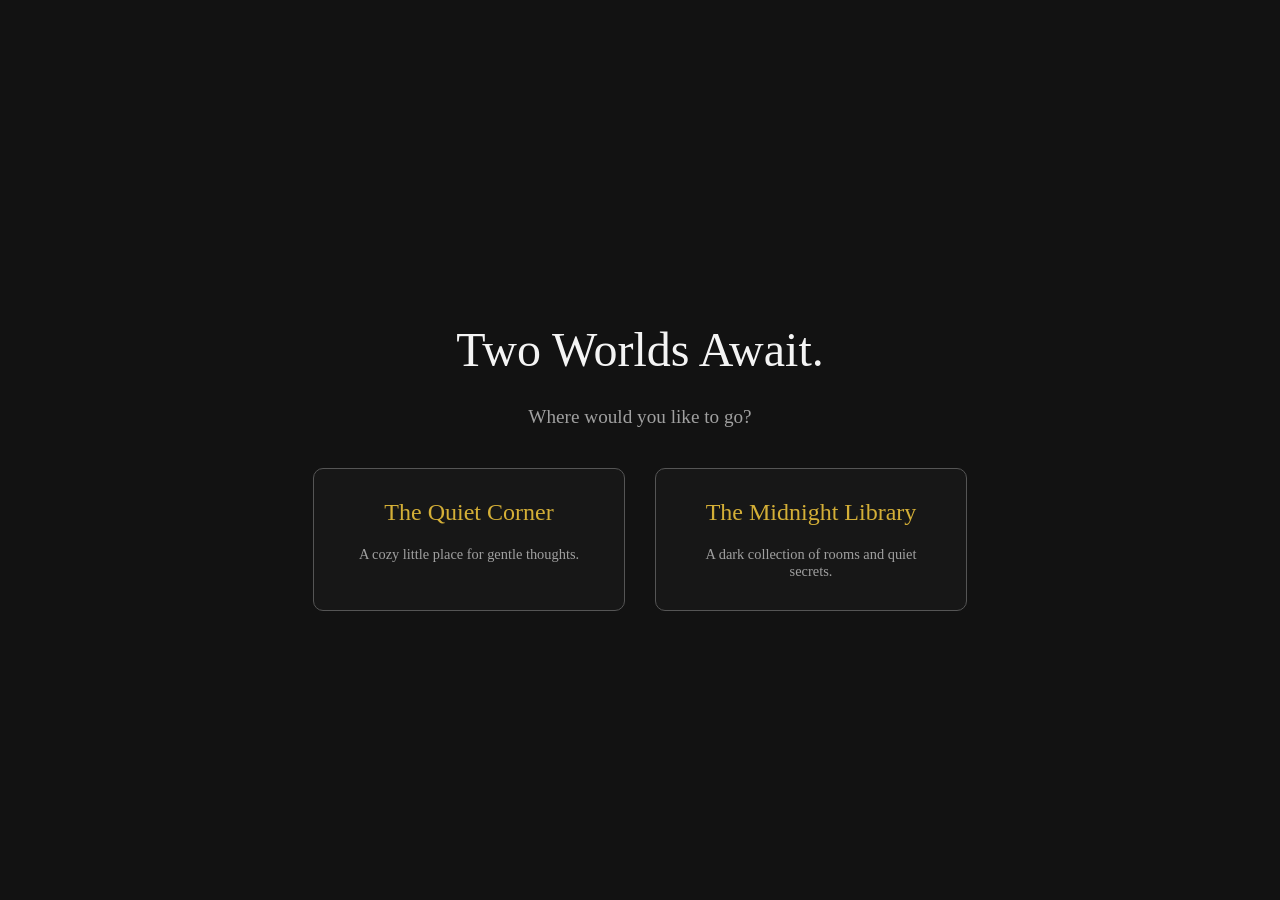
<file: index.html>
<!DOCTYPE html>
<html lang="en">
<head>
    <meta charset="UTF-8">
    <meta name="viewport" content="width=device-width, initial-scale=1.0">
    <title>Choose Your Path</title>
    <style>
        body {
            background-color: #121212;
            color: #f4f4f4;
            font-family: 'Georgia', serif;
            display: flex;
            flex-direction: column;
            align-items: center;
            justify-content: center;
            height: 100vh;
            margin: 0;
            text-align: center;
        }
        h1 { font-size: 3rem; margin-bottom: 10px; font-weight: normal; }
        p { font-size: 1.2rem; color: #a0a0a0; margin-bottom: 40px; }
        
        .container { display: flex; gap: 30px; }
        
        .portal-button {
            text-decoration: none;
            color: inherit;
            border: 1px solid #555;
            padding: 30px;
            width: 250px;
            border-radius: 10px;
            transition: all 0.3s ease;
            background: rgba(255,255,255,0.02);
        }
        
        .portal-button:hover {
            border-color: #d4af37;
            transform: translateY(-5px);
            box-shadow: 0 10px 20px rgba(0,0,0,0.5);
        }
        
        .portal-button h2 { margin-top: 0; color: #d4af37; font-weight: normal; }
        .portal-button p { font-size: 0.9rem; margin-bottom: 0; }
    </style>
</head>
<body>

    <h1>Two Worlds Await.</h1>
    <p>Where would you like to go?</p>
    
    <div class="container">
        <a href="cozy.html" class="portal-button">
            <h2>The Quiet Corner</h2>
            <p>A cozy little place for gentle thoughts.</p>
        </a>
        
        <a href="midnight-library.html" class="portal-button">
            <h2>The Midnight Library</h2>
            <p>A dark collection of rooms and quiet secrets.</p>
        </a>
    </div>

</body>
</html>
</file>
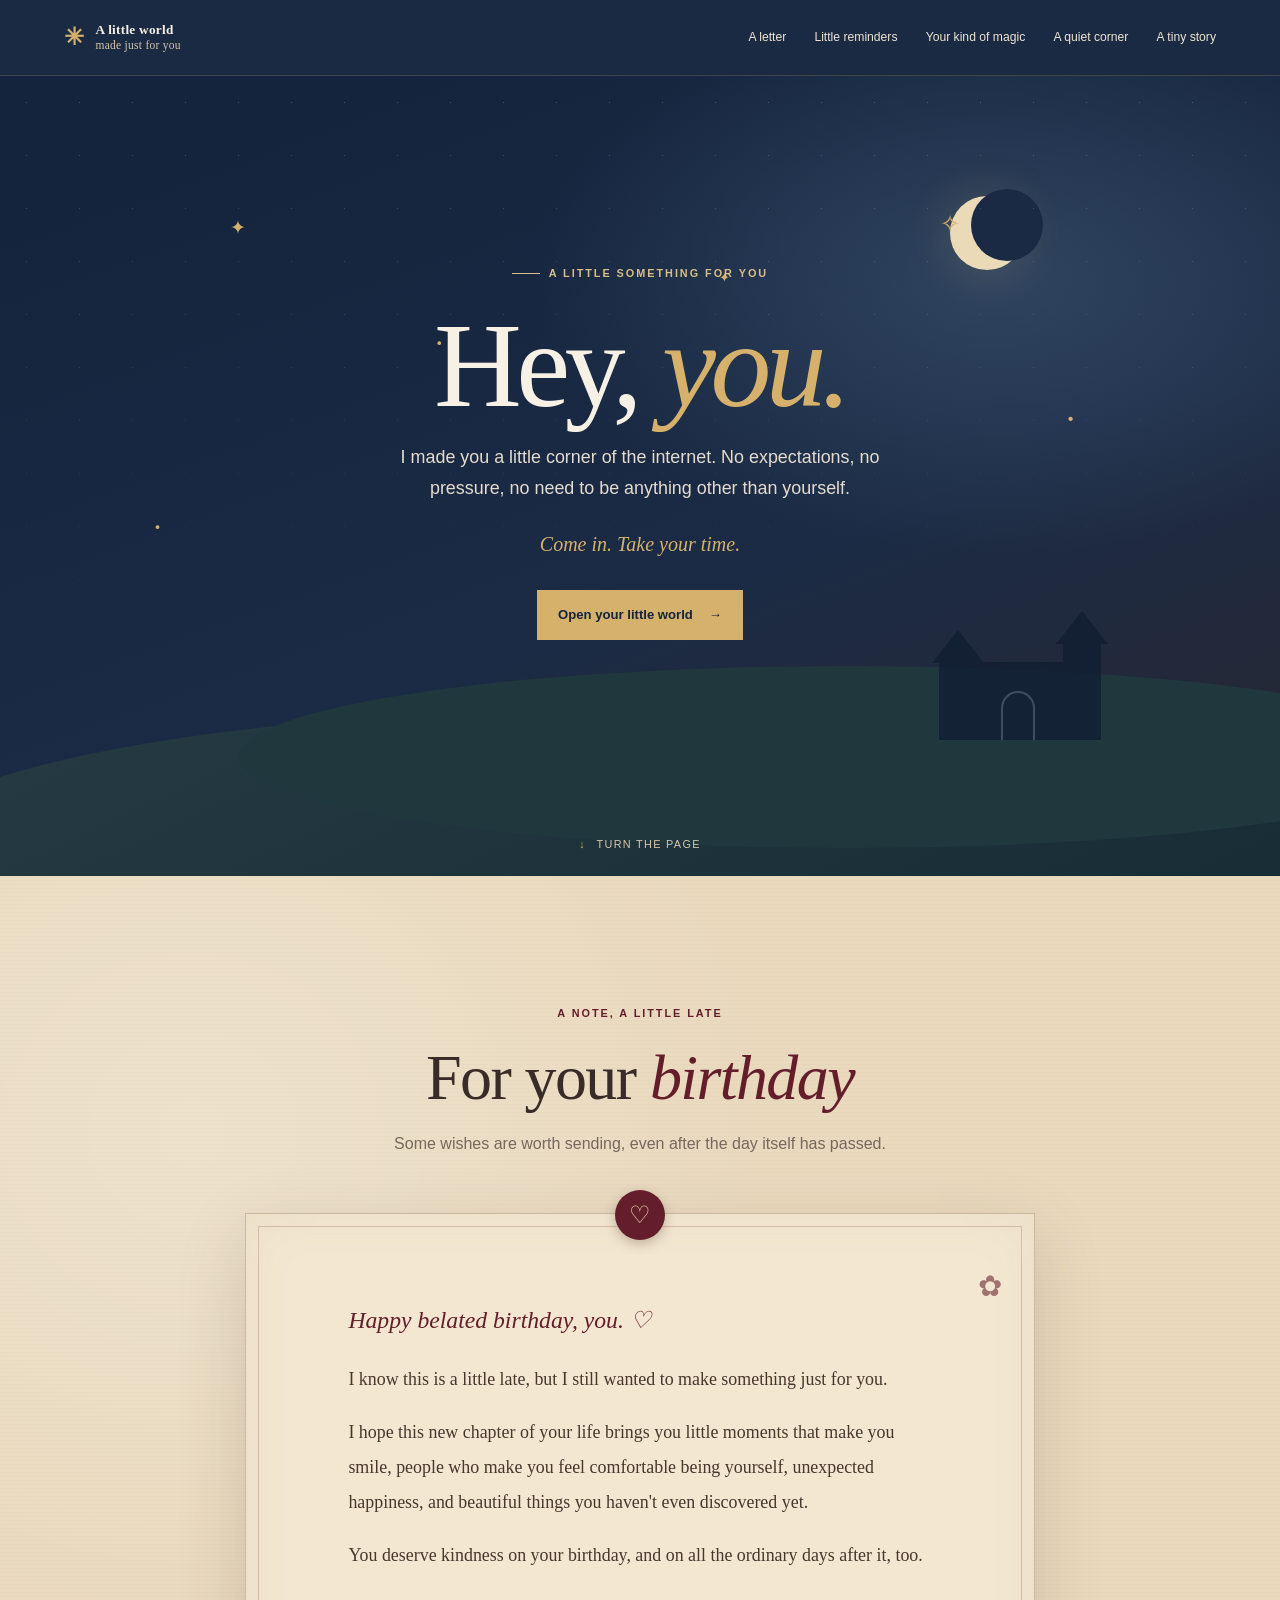
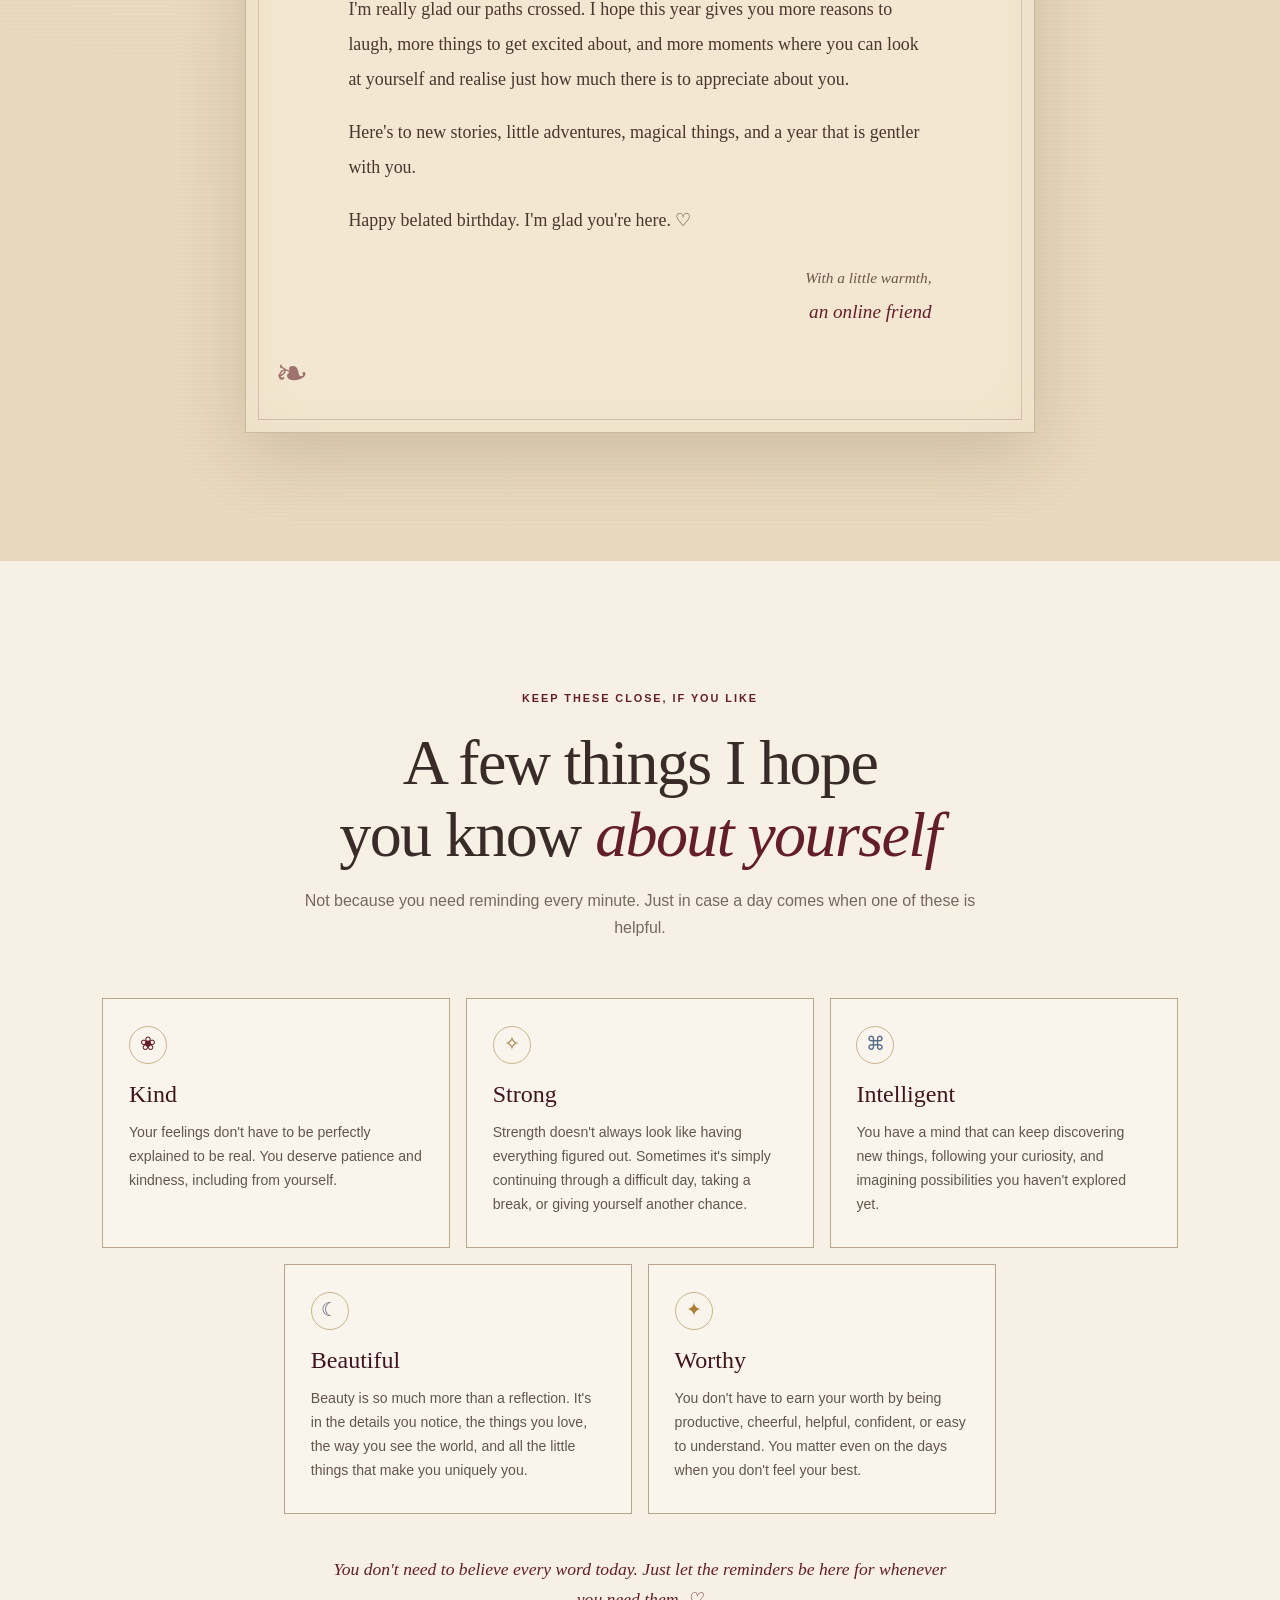
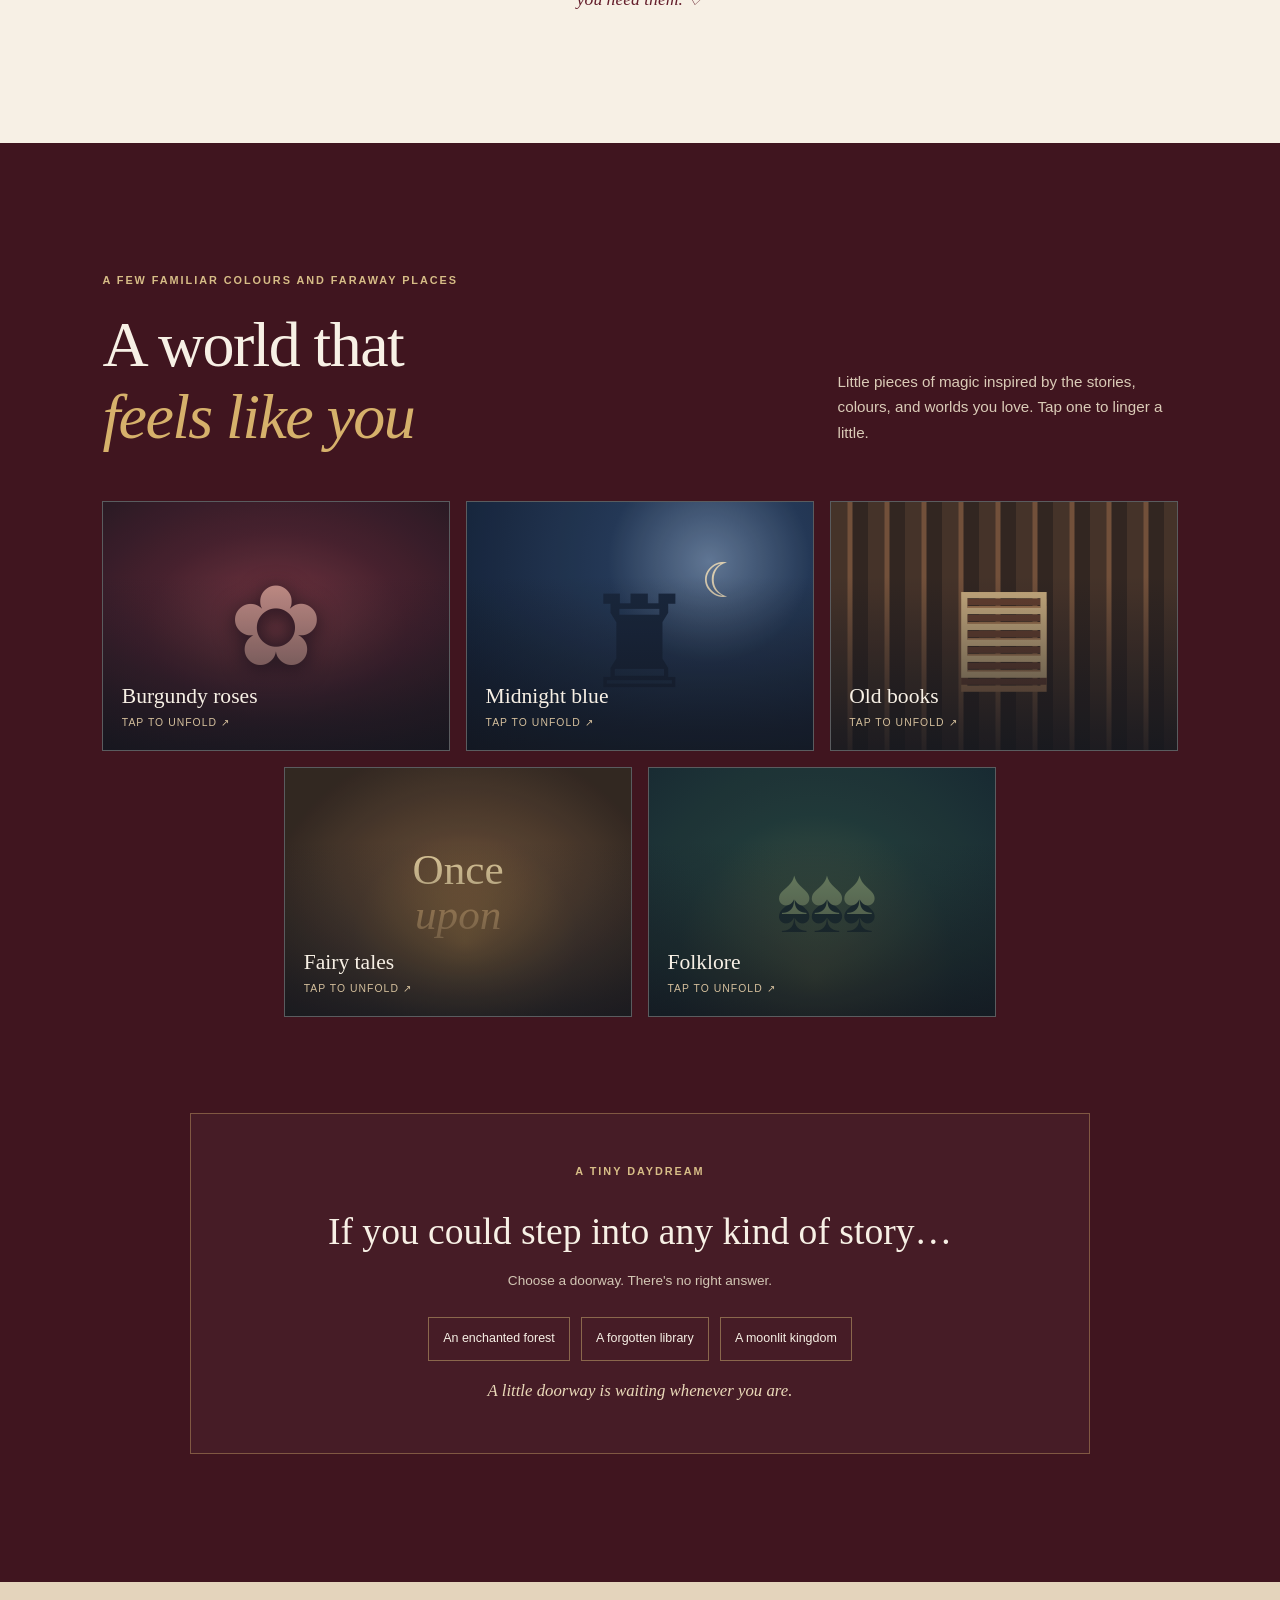
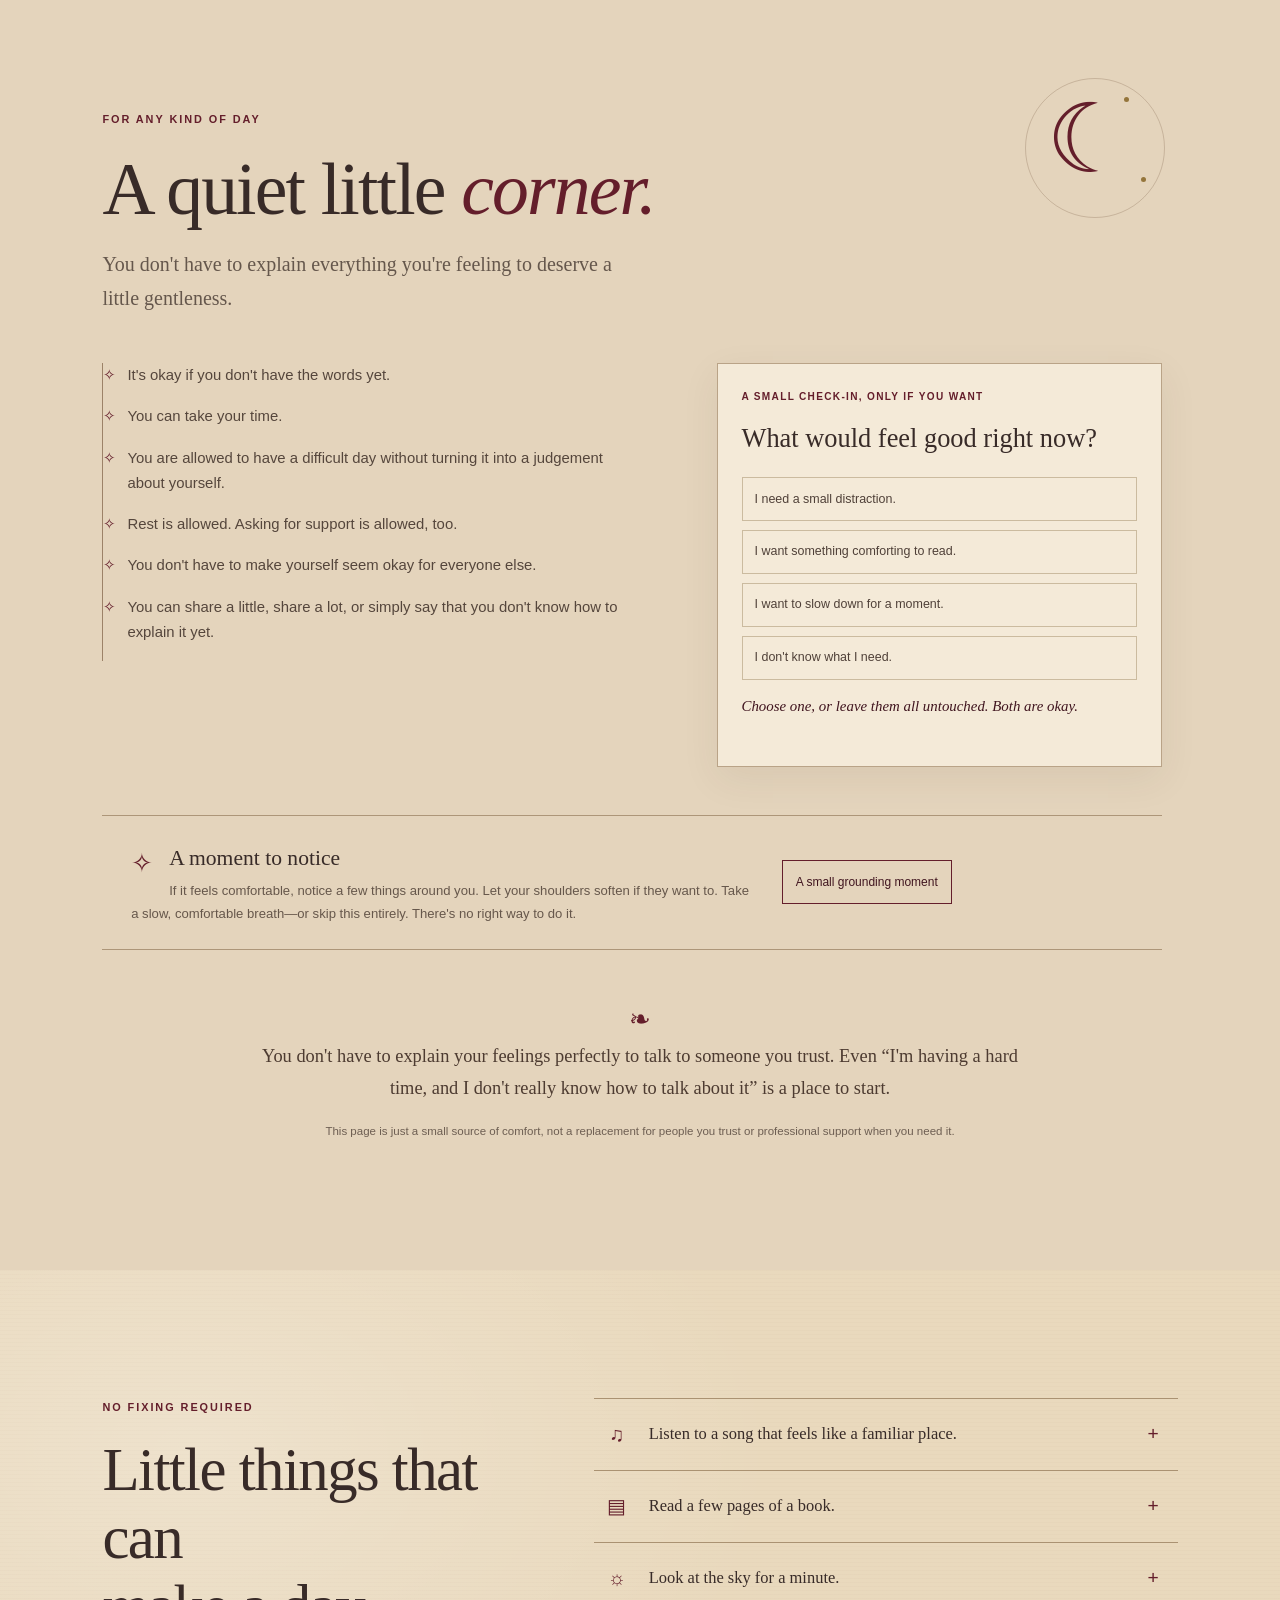
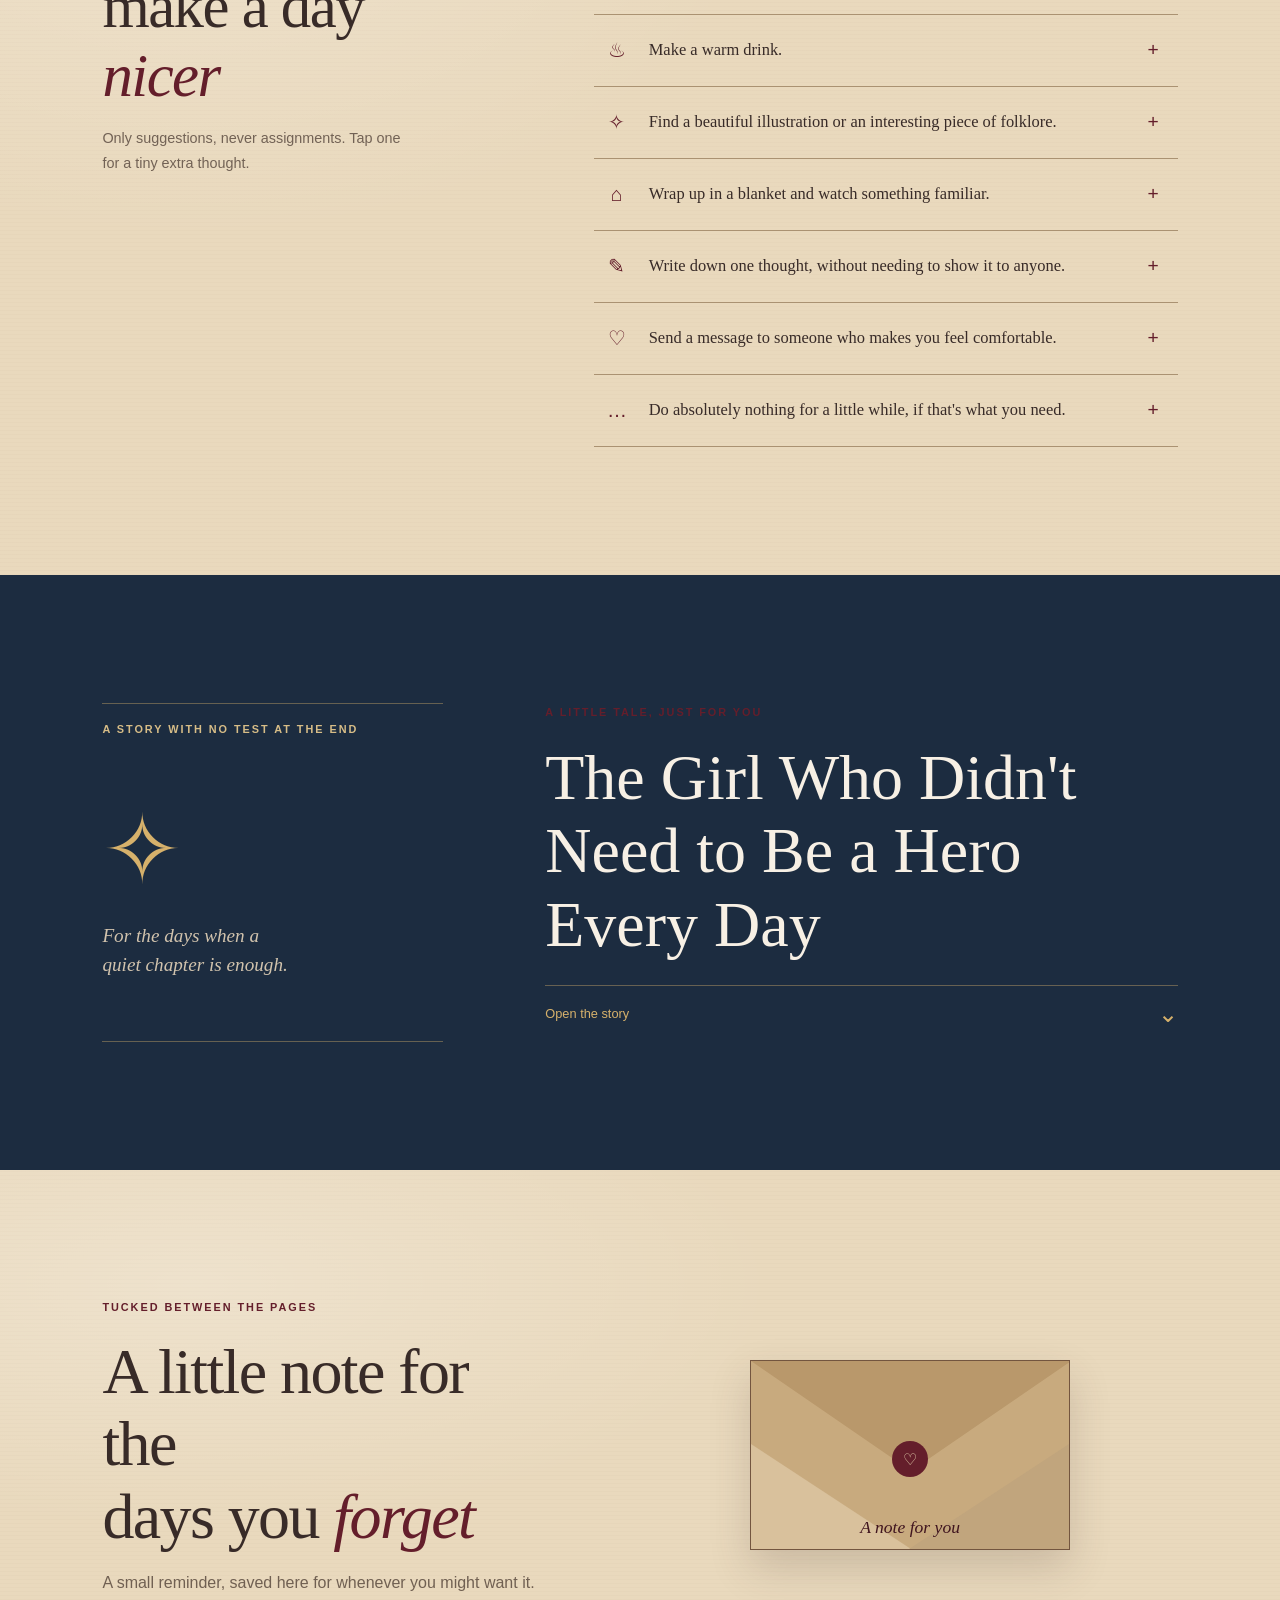
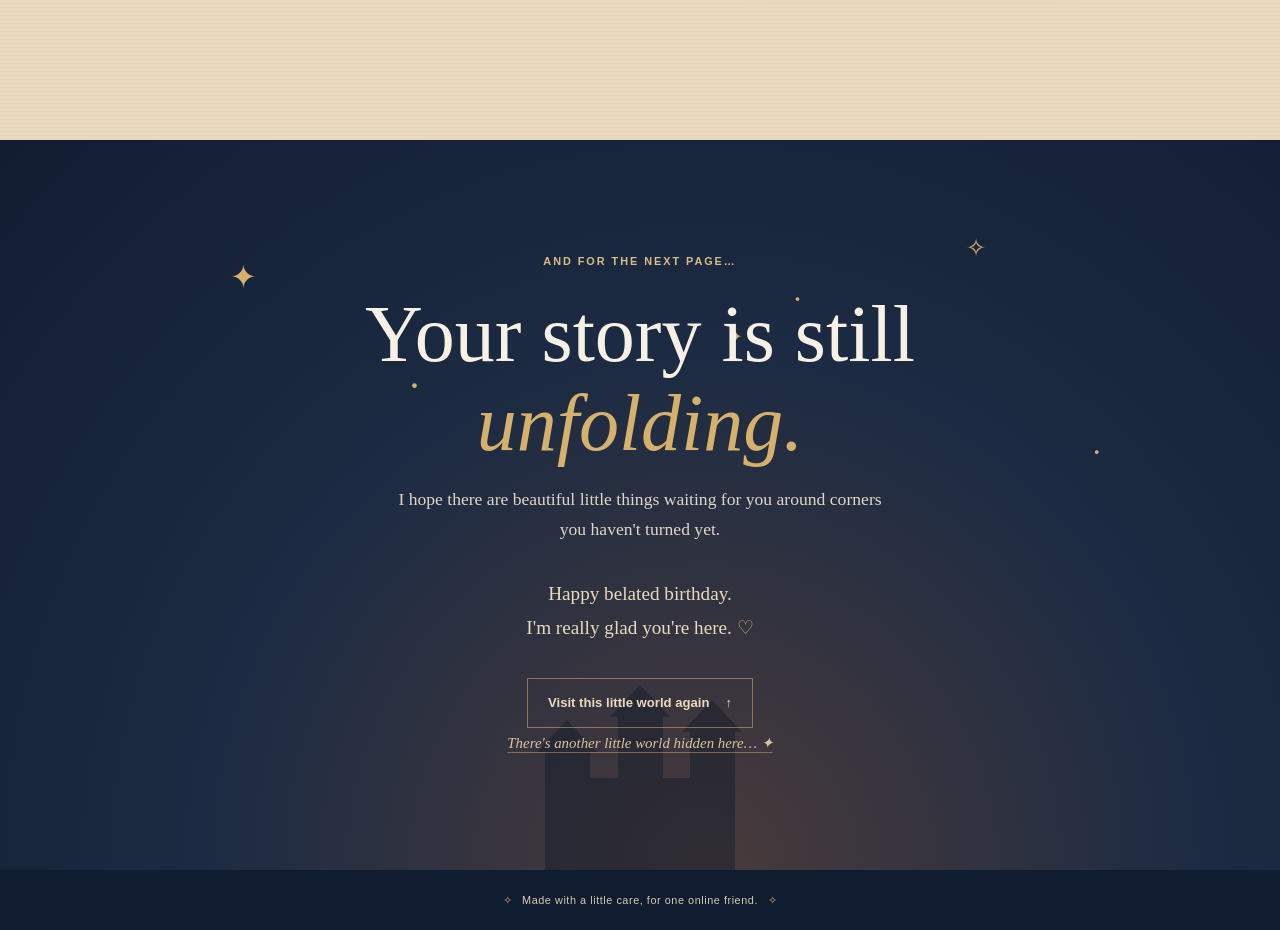
<file: cozy.html>
<!doctype html>
<html lang="en">
<head>
  <meta charset="utf-8">
  <meta name="viewport" content="width=device-width, initial-scale=1">
  <meta name="theme-color" content="#14243d">
  <meta name="description" content="A small, storybook-inspired corner of the internet, made just for you.">
  <title>A Little World Made Just for You</title>
  <link rel="stylesheet" href="styles.css">
  <script src="script.js" defer></script>
</head>
<body>
  <a class="skip-link" href="#main">Skip to the little world</a>
  <header class="site-header">
    <a class="wordmark" href="#top" aria-label="A Little World Made Just for You — home">
      <span class="wordmark-mark" aria-hidden="true">✳</span>
      <span>A little world<br><small>made just for you</small></span>
    </a>
    <button class="menu-toggle" type="button" aria-expanded="false" aria-controls="site-nav">
      <span class="sr-only">Toggle navigation</span>
      <span aria-hidden="true">☰</span>
    </button>
    <nav class="site-nav" id="site-nav" aria-label="Main navigation">
      <a href="#letter">A letter</a>
      <a href="#reminders">Little reminders</a>
      <a href="#gallery">Your kind of magic</a>
      <a href="#quiet">A quiet corner</a>
      <a href="#story">A tiny story</a>
    </nav>
  </header>

  <main id="main">
    <section class="hero night-scene" id="top" aria-labelledby="hero-title">
      <div class="hero-sky" aria-hidden="true">
        <span class="star star-one">✦</span><span class="star star-two">·</span><span class="star star-three">✧</span>
        <span class="star star-four">·</span><span class="star star-five">✦</span><span class="star star-six">·</span>
        <span class="moon"></span>
        <div class="hero-hills"></div>
        <div class="castle" aria-hidden="true">
          <span class="tower tower-left"></span><span class="castle-center"></span><span class="tower tower-right"></span>
        </div>
      </div>
      <div class="hero-content">
        <p class="eyebrow light-eyebrow"><span class="eyebrow-line"></span>A little something for you</p>
        <h1 id="hero-title">Hey, <em>you.</em></h1>
        <p class="hero-copy">I made you a little corner of the internet. No expectations, no pressure, no need to be anything other than yourself.</p>
        <p class="hero-invite">Come in. Take your time.</p>
        <a class="button button-gold" href="#letter">Open your little world <span aria-hidden="true">→</span></a>
      </div>
      <a class="scroll-hint" href="#letter"><span aria-hidden="true">↓</span> turn the page</a>
    </section>

    <section class="section letter-section paper-section" id="letter" aria-labelledby="letter-title">
      <div class="section-intro">
        <p class="eyebrow">A note, a little late</p>
        <h2 id="letter-title">For your <em>birthday</em></h2>
        <p>Some wishes are worth sending, even after the day itself has passed.</p>
      </div>
      <article class="letter">
        <div class="letter-stamp" aria-hidden="true"><span>♡</span></div>
        <div class="letter-flower flower-top" aria-hidden="true">✿</div>
        <div class="letter-content">
          <p class="letter-greeting">Happy belated birthday, you. <span aria-hidden="true">♡</span></p>
          <p>I know this is a little late, but I still wanted to make something just for you.</p>
          <p>I hope this new chapter of your life brings you little moments that make you smile, people who make you feel comfortable being yourself, unexpected happiness, and beautiful things you haven't even discovered yet.</p>
          <p>You deserve kindness on your birthday, and on all the ordinary days after it, too.</p>
          <p>I'm really glad our paths crossed. I hope this year gives you more reasons to laugh, more things to get excited about, and more moments where you can look at yourself and realise just how much there is to appreciate about you.</p>
          <p>Here's to new stories, little adventures, magical things, and a year that is gentler with you.</p>
          <p>Happy belated birthday. I'm glad you're here. <span aria-hidden="true">♡</span></p>
          <p class="letter-signoff">With a little warmth, <span>an online friend</span></p>
        </div>
        <div class="letter-flower flower-bottom" aria-hidden="true">❧</div>
      </article>
    </section>

    <section class="section reminders-section" id="reminders" aria-labelledby="reminders-title">
      <div class="section-heading centered">
        <p class="eyebrow">Keep these close, if you like</p>
        <h2 id="reminders-title">A few things I hope<br>you know <em>about yourself</em></h2>
        <p>Not because you need reminding every minute. Just in case a day comes when one of these is helpful.</p>
      </div>
      <div class="reminder-grid">
        <article class="reminder-card">
          <span class="card-symbol symbol-rose" aria-hidden="true">❀</span>
          <h3>Kind</h3><p>Your feelings don't have to be perfectly explained to be real. You deserve patience and kindness, including from yourself.</p>
        </article>
        <article class="reminder-card">
          <span class="card-symbol symbol-lantern" aria-hidden="true">✧</span>
          <h3>Strong</h3><p>Strength doesn't always look like having everything figured out. Sometimes it's simply continuing through a difficult day, taking a break, or giving yourself another chance.</p>
        </article>
        <article class="reminder-card">
          <span class="card-symbol symbol-book" aria-hidden="true">⌘</span>
          <h3>Intelligent</h3><p>You have a mind that can keep discovering new things, following your curiosity, and imagining possibilities you haven't explored yet.</p>
        </article>
        <article class="reminder-card">
          <span class="card-symbol symbol-moon" aria-hidden="true">☾</span>
          <h3>Beautiful</h3><p>Beauty is so much more than a reflection. It's in the details you notice, the things you love, the way you see the world, and all the little things that make you uniquely you.</p>
        </article>
        <article class="reminder-card reminder-card-wide">
          <span class="card-symbol symbol-star" aria-hidden="true">✦</span>
          <h3>Worthy</h3><p>You don't have to earn your worth by being productive, cheerful, helpful, confident, or easy to understand. You matter even on the days when you don't feel your best.</p>
        </article>
      </div>
      <p class="gentle-note">You don't need to believe every word today. Just let the reminders be here for whenever you need them. <span aria-hidden="true">♡</span></p>
    </section>

    <section class="section gallery-section" id="gallery" aria-labelledby="gallery-title">
      <div class="gallery-heading">
        <div>
          <p class="eyebrow light-eyebrow">A few familiar colours and faraway places</p>
          <h2 id="gallery-title">A world that<br><em>feels like you</em></h2>
        </div>
        <p>Little pieces of magic inspired by the stories, colours, and worlds you love. Tap one to linger a little.</p>
      </div>
      <div class="world-grid">
        <button class="world-card world-rose" type="button" aria-expanded="false">
          <span class="world-art" aria-hidden="true"><span class="rose-illustration">✿</span></span>
          <span class="world-label">Burgundy roses</span><span class="world-reveal">Deep red — like roses pressed between the pages of an old story.</span><span class="world-prompt">Tap to unfold <span aria-hidden="true">↗</span></span>
        </button>
        <button class="world-card world-night" type="button" aria-expanded="false">
          <span class="world-art" aria-hidden="true"><span class="tiny-moon">☾</span><span class="tiny-castle">♜</span></span>
          <span class="world-label">Midnight blue</span><span class="world-reveal">Like the sky just before a story becomes magical.</span><span class="world-prompt">Tap to unfold <span aria-hidden="true">↗</span></span>
        </button>
        <button class="world-card world-books" type="button" aria-expanded="false">
          <span class="world-art" aria-hidden="true"><span class="book-stack">▤</span></span>
          <span class="world-label">Old books</span><span class="world-reveal">Because some worlds are worth getting lost in.</span><span class="world-prompt">Tap to unfold <span aria-hidden="true">↗</span></span>
        </button>
        <button class="world-card world-tale" type="button" aria-expanded="false">
          <span class="world-art" aria-hidden="true"><span class="tale-mark">Once<br><i>upon</i></span></span>
          <span class="world-label">Fairy tales</span><span class="world-reveal">A reminder that wonder can hide in the smallest, most ordinary places.</span><span class="world-prompt">Tap to unfold <span aria-hidden="true">↗</span></span>
        </button>
        <button class="world-card world-forest" type="button" aria-expanded="false">
          <span class="world-art" aria-hidden="true"><span class="tree-line">♠ ♠ ♠</span></span>
          <span class="world-label">Folklore</span><span class="world-reveal">Where forests have secrets, ordinary places become extraordinary, and every path might lead to a story.</span><span class="world-prompt">Tap to unfold <span aria-hidden="true">↗</span></span>
        </button>
      </div>
      <div class="destination">
        <p class="eyebrow light-eyebrow">A tiny daydream</p>
        <h3>If you could step into any kind of story…</h3>
        <p>Choose a doorway. There's no right answer.</p>
        <div class="destination-options" role="group" aria-label="Choose a story destination">
          <button type="button" data-destination="forest">An enchanted forest</button>
          <button type="button" data-destination="library">A forgotten library</button>
          <button type="button" data-destination="kingdom">A moonlit kingdom</button>
        </div>
        <p class="destination-response" id="destination-response" aria-live="polite">A little doorway is waiting whenever you are.</p>
      </div>
    </section>

    <section class="section quiet-section" id="quiet" aria-labelledby="quiet-title">
      <div class="quiet-ornament" aria-hidden="true"><span>☾</span><i></i><b></b></div>
      <div class="quiet-copy">
        <p class="eyebrow">For any kind of day</p>
        <h2 id="quiet-title">A quiet little <em>corner.</em></h2>
        <p class="quiet-lede">You don't have to explain everything you're feeling to deserve a little gentleness.</p>
      </div>
      <div class="quiet-layout">
        <div class="quiet-reminders">
          <p>It's okay if you don't have the words yet.</p>
          <p>You can take your time.</p>
          <p>You are allowed to have a difficult day without turning it into a judgement about yourself.</p>
          <p>Rest is allowed. Asking for support is allowed, too.</p>
          <p>You don't have to make yourself seem okay for everyone else.</p>
          <p>You can share a little, share a lot, or simply say that you don't know how to explain it yet.</p>
        </div>
        <div class="comfort-panel">
          <p class="panel-label">A small check-in, only if you want</p>
          <h3>What would feel good right now?</h3>
          <div class="comfort-options">
            <button type="button" data-comfort="distraction">I need a small distraction.</button>
            <button type="button" data-comfort="comfort">I want something comforting to read.</button>
            <button type="button" data-comfort="slow">I want to slow down for a moment.</button>
            <button type="button" data-comfort="unsure">I don't know what I need.</button>
          </div>
          <p class="comfort-response" id="comfort-response" aria-live="polite">Choose one, or leave them all untouched. Both are okay.</p>
        </div>
      </div>
      <div class="grounding-panel">
        <div><span class="grounding-icon" aria-hidden="true">✧</span><h3>A moment to notice</h3>
          <p>If it feels comfortable, notice a few things around you. Let your shoulders soften if they want to. Take a slow, comfortable breath—or skip this entirely. There's no right way to do it.</p>
        </div>
        <button type="button" class="text-button" id="grounding-button">A small grounding moment</button>
        <p class="grounding-response" id="grounding-response" aria-live="polite"></p>
      </div>
      <aside class="support-note">
        <span aria-hidden="true">❧</span>
        <p>You don't have to explain your feelings perfectly to talk to someone you trust. Even “I'm having a hard time, and I don't really know how to talk about it” is a place to start.</p>
        <small>This page is just a small source of comfort, not a replacement for people you trust or professional support when you need it.</small>
      </aside>
    </section>

    <section class="section small-things-section paper-section" id="small-things" aria-labelledby="small-things-title">
      <div class="small-things-heading">
        <p class="eyebrow">No fixing required</p>
        <h2 id="small-things-title">Little things that can<br>make a day <em>nicer</em></h2>
        <p>Only suggestions, never assignments. Tap one for a tiny extra thought.</p>
      </div>
      <div class="small-things-list">
        <button type="button" class="small-thing"><span class="thing-icon">♫</span><span class="thing-text">Listen to a song that feels like a familiar place.<small>Maybe let it be the whole plan for a few minutes.</small></span><span class="thing-arrow">+</span></button>
        <button type="button" class="small-thing"><span class="thing-icon">▤</span><span class="thing-text">Read a few pages of a book.<small>You can stop after one page; it still counts as reading.</small></span><span class="thing-arrow">+</span></button>
        <button type="button" class="small-thing"><span class="thing-icon">☼</span><span class="thing-text">Look at the sky for a minute.<small>Clouds and stars never ask you to have a plan.</small></span><span class="thing-arrow">+</span></button>
        <button type="button" class="small-thing"><span class="thing-icon">♨</span><span class="thing-text">Make a warm drink.<small>Something warm in your hands can be a nice small thing.</small></span><span class="thing-arrow">+</span></button>
        <button type="button" class="small-thing"><span class="thing-icon">✧</span><span class="thing-text">Find a beautiful illustration or an interesting piece of folklore.<small>Follow your curiosity wherever it wanders.</small></span><span class="thing-arrow">+</span></button>
        <button type="button" class="small-thing"><span class="thing-icon">⌂</span><span class="thing-text">Wrap up in a blanket and watch something familiar.<small>Comfort doesn't have to be new to be lovely.</small></span><span class="thing-arrow">+</span></button>
        <button type="button" class="small-thing"><span class="thing-icon">✎</span><span class="thing-text">Write down one thought, without needing to show it to anyone.<small>It can stay yours, and it doesn't need to make sense yet.</small></span><span class="thing-arrow">+</span></button>
        <button type="button" class="small-thing"><span class="thing-icon">♡</span><span class="thing-text">Send a message to someone who makes you feel comfortable.<small>A hello can be enough. No perfect words required.</small></span><span class="thing-arrow">+</span></button>
        <button type="button" class="small-thing"><span class="thing-icon">…</span><span class="thing-text">Do absolutely nothing for a little while, if that's what you need.<small>You're allowed to leave a little space in the day.</small></span><span class="thing-arrow">+</span></button>
      </div>
    </section>

    <section class="section story-section" id="story" aria-labelledby="story-title">
      <div class="story-aside">
        <p class="eyebrow light-eyebrow">A story with no test at the end</p>
        <span class="story-star" aria-hidden="true">✧</span>
        <p class="story-caption">For the days when a quiet chapter is enough.</p>
      </div>
      <div class="story-main">
        <p class="eyebrow">A little tale, just for you</p>
        <h2 id="story-title">The Girl Who Didn't Need to Be a Hero Every Day</h2>
        <details class="story-details">
          <summary><span class="summary-closed">Open the story</span><span class="summary-open">Fold the story away</span><span aria-hidden="true">⌄</span></summary>
          <div class="story-text">
            <p>At the edge of a kingdom stitched together by old roads, there lived a girl who could read the stars. They told stories, or so the village said: of lost rivers, sleeping giants, and brave people who always knew what to do next.</p>
            <p>The girl liked the stories. She liked the ancient books in the market square and the dark green hush of the forest beyond the mill. But she had begun to think every chapter was a test. Every difficult day, she believed, must make her braver. Every unanswered question must be solved before nightfall. When she could not manage either, she wondered if she had somehow read her own story wrong.</p>
            <p>One evening, rain found her on the old north road. She followed a lantern's amber glow through an ivy-covered doorway and into a library she had never seen on any map. It was full of crooked shelves and small pools of lamplight. The books here had no titles on their spines. Some were thin as leaves; others looked heavy enough to hold a winter.</p>
            <p>An old librarian looked up from a book. “What must I do?” the girl asked. “To be useful here, I mean. To prove I belong.”</p>
            <p>The librarian considered this, then placed a cushion beside the fire. “You may sit,” they said. “That is enough.”</p>
            <p>So the girl sat. No book asked her to be brave, productive, cheerful, or wise. No star peered through the high windows to see whether she had learned a lesson. The rain tapped the glass. The fire made a small, steady sound. After a while, she opened a book simply because its pages were the colour of honey.</p>
            <p>It held no instructions. Only a story about a moth that travelled by moonlight, stopping whenever it wished. The girl read until her thoughts grew quieter—not gone, not solved, just quieter. She understood that a person could be uncertain and still be worthy of good things. She did not have to untangle every mystery in a single night.</p>
            <p>When she stepped outside, the rain had softened to mist. The forest was still dark, and the road home still long. Nothing had become perfect. But she knew the library was there, and that resting did not make her story less meaningful. Some chapters moved forward. Some simply let you breathe.</p>
            <p>Above the trees, one star appeared between the clouds. The girl didn't ask it for a lesson. She let it shine, and carried on when she was ready.</p>
          </div>
        </details>
      </div>
    </section>

    <section class="section note-section paper-section" id="note" aria-labelledby="note-title">
      <div class="note-heading">
        <p class="eyebrow">Tucked between the pages</p>
        <h2 id="note-title">A little note for the<br>days you <em>forget</em></h2>
        <p>A small reminder, saved here for whenever you might want it.</p>
      </div>
      <div class="envelope-wrap">
        <button type="button" class="envelope" id="envelope-button" aria-expanded="false" aria-controls="hidden-note">
          <span class="envelope-flap" aria-hidden="true"></span><span class="envelope-seal" aria-hidden="true">♡</span>
          <span class="envelope-label">A note for you</span>
          <span class="sr-only">Open the note</span>
        </button>
        <article class="hidden-note" id="hidden-note" hidden>
          <p class="note-intro">Just in case you need a reminder:</p>
          <p>You are allowed to be a work in progress.</p>
          <p>You are allowed to be quiet sometimes.</p>
          <p>You are allowed to change your mind.</p>
          <p>You are allowed to have dreams that you haven't figured out how to reach yet.</p>
          <p>You are allowed to feel things you can't quite put into words.</p>
          <p>And you are allowed to enjoy beautiful things, even when life isn't perfect.</p>
          <p>There is no deadline for becoming the person you're growing into.</p>
          <p class="note-signoff">Be gentle with yourself. <span aria-hidden="true">♡</span></p>
        </article>
      </div>
    </section>

    <section class="finale night-scene" id="finale" aria-labelledby="finale-title">
      <div class="finale-stars" aria-hidden="true"><span>✦</span><span>·</span><span>✧</span><span>·</span><span>✦</span><span>·</span></div>
      <div class="finale-castle" aria-hidden="true"><span></span><i></i><b></b></div>
      <div class="finale-content">
        <p class="eyebrow light-eyebrow">And for the next page…</p>
        <h2 id="finale-title">Your story is still <em>unfolding.</em></h2>
        <p>I hope there are beautiful little things waiting for you around corners you haven't turned yet.</p>
        <p class="finale-birthday">Happy belated birthday.<br>I'm really glad you're here. <span aria-hidden="true">♡</span></p>
        <a class="button button-outline" href="#top">Visit this little world again <span aria-hidden="true">↑</span></a>
        <p class="library-doorway"><a href="midnight-library.html">There's another little world hidden here… <span aria-hidden="true">✦</span></a></p>
      </div>
    </section>
  </main>
  <footer class="site-footer">
    <span aria-hidden="true">✧</span> Made with a little care, for one online friend. <span aria-hidden="true">✧</span>
  </footer>
</body>
</html>
</file>
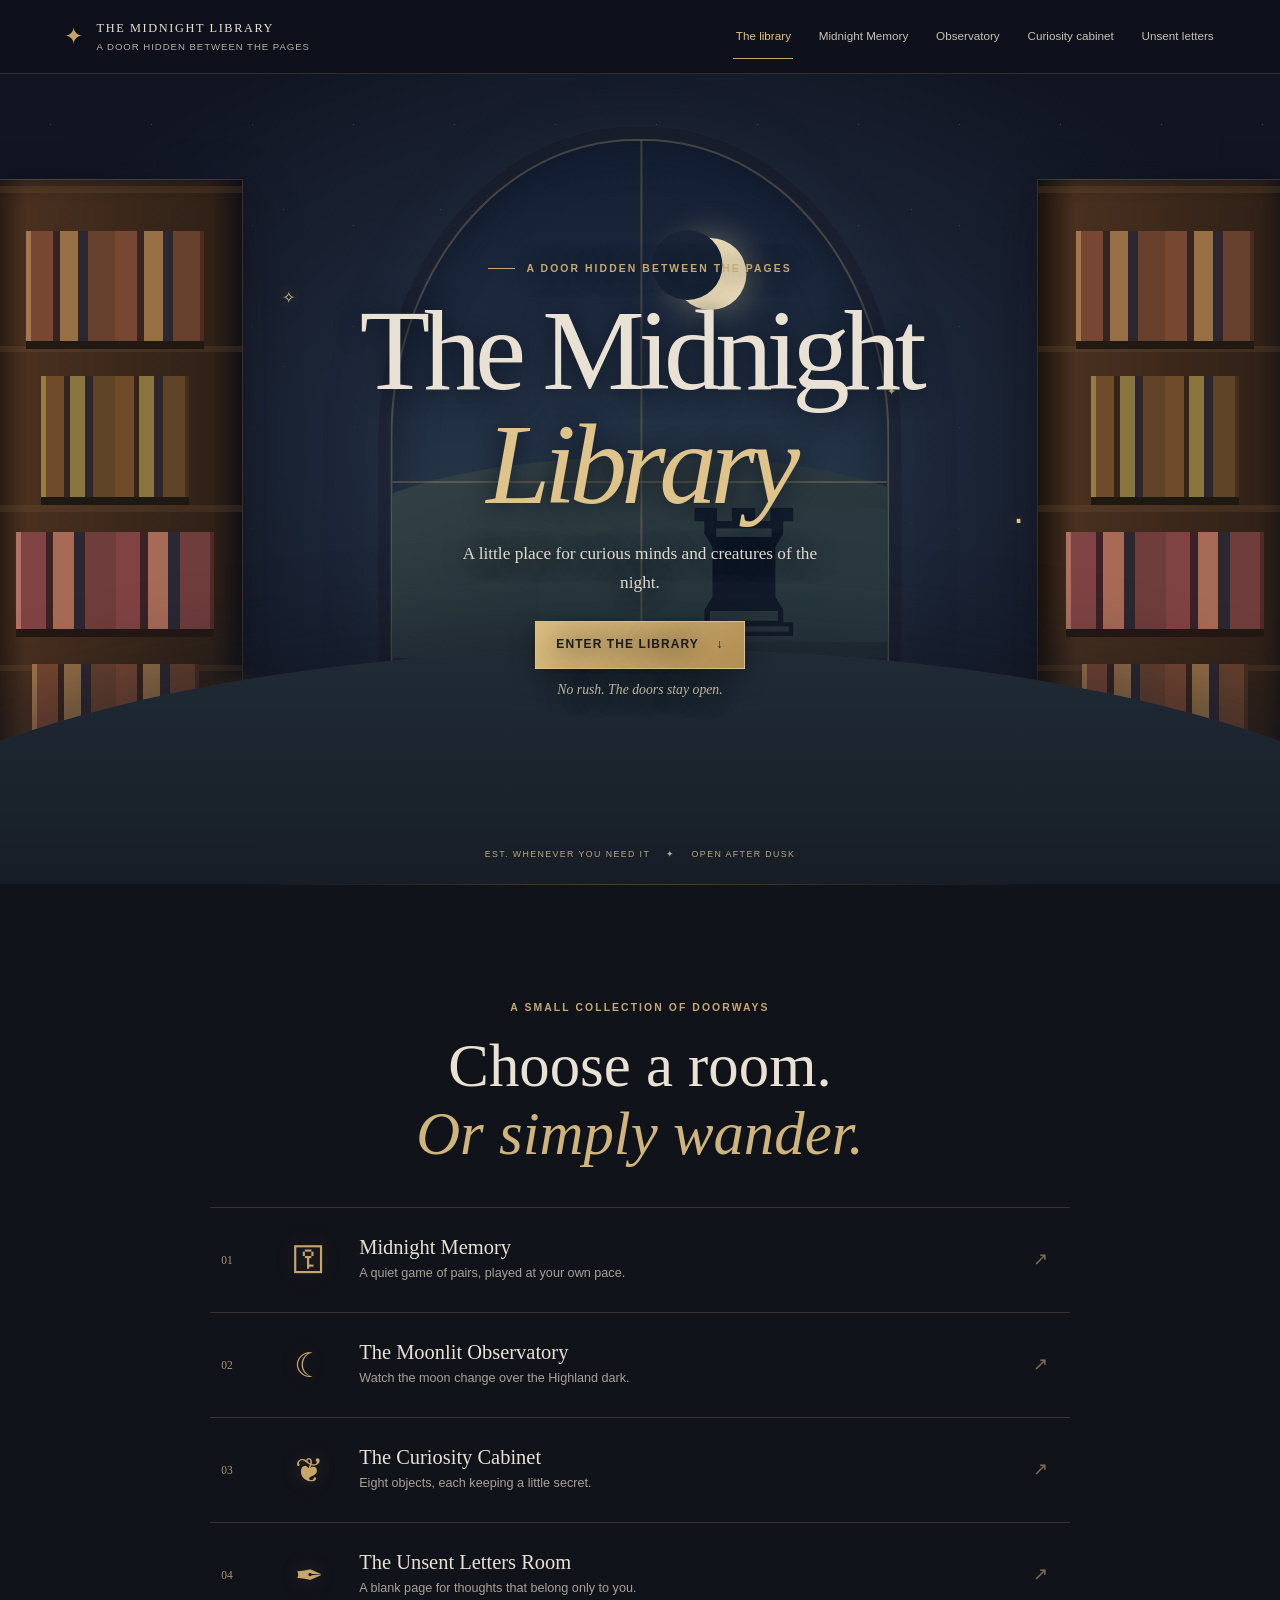
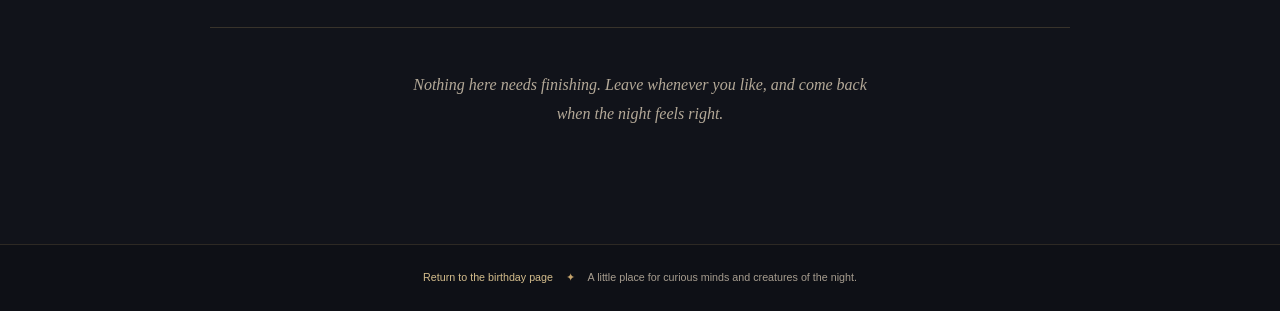
<file: midnight-library.html>
<!doctype html>
<html lang="en">
<head>
  <meta charset="utf-8">
  <meta name="viewport" content="width=device-width, initial-scale=1">
  <meta name="theme-color" content="#111522">
  <meta name="description" content="A quiet, moonlit library of little games, curiosities, and stories.">
  <title>The Midnight Library</title>
  <link rel="stylesheet" href="midnight-library.css">
  <script src="midnight-library.js" defer></script>
</head>
<body>
  <a class="skip-link" href="#library-main">Skip to the library</a>
  <header class="library-header">
    <a class="library-wordmark" href="index.html" aria-label="Return to the birthday world">
      <span class="wordmark-seal" aria-hidden="true">✦</span>
      <span>THE MIDNIGHT LIBRARY<small>A door hidden between the pages</small></span>
    </a>
    <button class="menu-toggle" type="button" aria-expanded="false" aria-controls="library-nav">
      <span class="sr-only">Toggle library navigation</span><span aria-hidden="true">☰</span>
    </button>
    <nav class="library-nav" id="library-nav" aria-label="Library rooms">
      <button type="button" data-room-link="library" aria-current="page">The library</button>
      <button type="button" data-room-link="memory">Midnight Memory</button>
      <button type="button" data-room-link="observatory">Observatory</button>
      <button type="button" data-room-link="cabinet">Curiosity cabinet</button>
      <button type="button" data-room-link="letters">Unsent letters</button>
    </nav>
  </header>

  <main id="library-main">
    <section class="room room-library" data-room="library" aria-labelledby="library-title">
      <div class="library-hero">
        <div class="library-architecture" aria-hidden="true">
          <div class="arched-window"><span class="window-moon"></span><span class="window-hill"></span><span class="window-tower">♜</span></div>
          <div class="bookcase bookcase-left"><i></i><i></i><i></i><i></i></div>
          <div class="bookcase bookcase-right"><i></i><i></i><i></i><i></i></div>
          <span class="candle candle-left"></span><span class="candle candle-right"></span>
          <span class="hero-mote mote-one">✧</span><span class="hero-mote mote-two">·</span><span class="hero-mote mote-three">✦</span>
        </div>
        <div class="hero-copy">
          <p class="overline"><span></span>A door hidden between the pages</p>
          <h1 id="library-title">The Midnight<br><em>Library</em></h1>
          <p class="hero-subtitle">A little place for curious minds and creatures of the night.</p>
          <a class="brass-button" href="#room-directory">Enter the library <span aria-hidden="true">↓</span></a>
          <p class="entrance-whisper">No rush. The doors stay open.</p>
        </div>
        <div class="hero-caption"><span>EST. WHENEVER YOU NEED IT</span><span>✦</span><span>OPEN AFTER DUSK</span></div>
      </div>

      <div class="room-directory" id="room-directory" tabindex="-1">
        <div class="directory-heading">
          <p class="overline">A small collection of doorways</p>
          <h2>Choose a room.<br><em>Or simply wander.</em></h2>
        </div>
        <div class="doorway-list">
          <button type="button" class="doorway doorway-memory" data-room-link="memory">
            <span class="door-number">01</span><span class="door-symbol" aria-hidden="true">⚿</span>
            <span class="door-copy"><strong>Midnight Memory</strong><small>A quiet game of pairs, played at your own pace.</small></span><span class="door-arrow" aria-hidden="true">↗</span>
          </button>
          <button type="button" class="doorway doorway-observatory" data-room-link="observatory">
            <span class="door-number">02</span><span class="door-symbol" aria-hidden="true">☾</span>
            <span class="door-copy"><strong>The Moonlit Observatory</strong><small>Watch the moon change over the Highland dark.</small></span><span class="door-arrow" aria-hidden="true">↗</span>
          </button>
          <button type="button" class="doorway doorway-cabinet" data-room-link="cabinet">
            <span class="door-number">03</span><span class="door-symbol" aria-hidden="true">❦</span>
            <span class="door-copy"><strong>The Curiosity Cabinet</strong><small>Eight objects, each keeping a little secret.</small></span><span class="door-arrow" aria-hidden="true">↗</span>
          </button>
          <button type="button" class="doorway doorway-letters" data-room-link="letters">
            <span class="door-number">04</span><span class="door-symbol" aria-hidden="true">✒</span>
            <span class="door-copy"><strong>The Unsent Letters Room</strong><small>A blank page for thoughts that belong only to you.</small></span><span class="door-arrow" aria-hidden="true">↗</span>
          </button>
        </div>
        <p class="library-note">Nothing here needs finishing. Leave whenever you like, and come back when the night feels right.</p>
      </div>
    </section>

    <section class="room interior-room memory-room" data-room="memory" aria-labelledby="memory-title" hidden>
      <div class="room-heading">
        <button type="button" class="back-link" data-room-link="library"><span aria-hidden="true">←</span> The library</button>
        <p class="overline">A little game for a moonlit hour</p>
        <h1 id="memory-title">Midnight <em>Memory</em></h1>
        <p>Turn two cards at a time and find the quiet kinship between them.</p>
      </div>
      <div class="game-shell">
        <div class="game-topline"><span class="game-seal" aria-hidden="true">✦</span><span>THE CARD TABLE</span><span class="game-seal" aria-hidden="true">✦</span></div>
        <div class="game-controls">
          <label for="difficulty">A hand of</label>
          <select id="difficulty">
            <option value="easy">4 pairs · Gentle</option>
            <option value="medium" selected>6 pairs · Curious</option>
            <option value="challenge">8 pairs · A longer night</option>
          </select>
          <button type="button" class="restart-button" id="restart-game"><span aria-hidden="true">⟳</span> New shuffle</button>
        </div>
        <div class="game-stats" aria-label="Game progress">
          <p><span>Turns</span><strong id="move-count">0</strong></p>
          <p><span>Pairs found</span><strong><span id="pair-count">0</span><i>/</i><span id="pair-total">6</span></strong></p>
        </div>
        <p class="game-message" id="game-message" aria-live="polite">Choose a card to begin. There is no clock here.</p>
        <div class="memory-grid" id="memory-grid" aria-label="Memory cards"></div>
        <div class="completion-note" id="completion-note" hidden>
          <span class="completion-star" aria-hidden="true">✦</span>
          <h2>The last pair, found.</h2>
          <p>Even the night has its peaceful moments. Stay a little longer, explore another room, or leave whenever you wish.</p>
          <div class="completion-actions">
            <button type="button" class="brass-button" id="play-again">Play another hand</button>
            <button type="button" class="quiet-button" data-room-link="library">Return to the library</button>
          </div>
        </div>
        <p class="game-footnote">No score to beat. Just a little pattern to uncover.</p>
      </div>
    </section>

    <section class="room interior-room observatory-room" data-room="observatory" aria-labelledby="observatory-title" hidden>
      <div class="room-heading">
        <button type="button" class="back-link" data-room-link="library"><span aria-hidden="true">←</span> The library</button>
        <p class="overline">Above the sleeping hills</p>
        <h1 id="observatory-title">The Moonlit <em>Observatory</em></h1>
        <p>Set the old brass dial. The sky will meet you where it is.</p>
      </div>
      <div class="observatory-scene">
        <div class="night-sky" aria-hidden="true">
          <span class="observatory-star star-a">✦</span><span class="observatory-star star-b">·</span><span class="observatory-star star-c">✧</span><span class="observatory-star star-d">·</span><span class="observatory-star star-e">✦</span><span class="observatory-star star-f">·</span>
          <span class="observatory-moon" id="observatory-moon" data-phase="full" role="img" aria-label="Full moon"></span>
          <span class="cloud cloud-one"></span><span class="cloud cloud-two"></span>
          <div class="mountain mountain-far"></div><div class="mountain mountain-near"></div>
          <div class="observatory-castle" aria-hidden="true"><i></i><b></b><span></span></div>
        </div>
        <div class="observatory-caption"><span>THE HIGHLANDS, SOMEWHERE BEYOND THE MAP</span><span aria-hidden="true">✧</span></div>
      </div>
      <div class="moon-console">
        <div class="console-copy"><p class="overline">The lunar dial</p><h2>Which face does<br>the night wear?</h2><p id="phase-description" aria-live="polite">The whole moon rests in the dark, pale and unhurried.</p></div>
        <div class="phase-picker" role="group" aria-label="Choose a moon phase">
          <button type="button" data-phase="new" aria-pressed="false"><span class="phase-dot phase-new" aria-hidden="true"></span><span>New</span></button>
          <button type="button" data-phase="waxing-crescent" aria-pressed="false"><span class="phase-dot phase-waxing-crescent" aria-hidden="true"></span><span>Waxing<br>crescent</span></button>
          <button type="button" data-phase="first-quarter" aria-pressed="false"><span class="phase-dot phase-first-quarter" aria-hidden="true"></span><span>First<br>quarter</span></button>
          <button type="button" data-phase="waxing-gibbous" aria-pressed="false"><span class="phase-dot phase-waxing-gibbous" aria-hidden="true"></span><span>Waxing<br>gibbous</span></button>
          <button type="button" data-phase="full" aria-pressed="true"><span class="phase-dot phase-full" aria-hidden="true"></span><span>Full</span></button>
          <button type="button" data-phase="waning-gibbous" aria-pressed="false"><span class="phase-dot phase-waning-gibbous" aria-hidden="true"></span><span>Waning<br>gibbous</span></button>
          <button type="button" data-phase="last-quarter" aria-pressed="false"><span class="phase-dot phase-last-quarter" aria-hidden="true"></span><span>Last<br>quarter</span></button>
          <button type="button" data-phase="waning-crescent" aria-pressed="false"><span class="phase-dot phase-waning-crescent" aria-hidden="true"></span><span>Waning<br>crescent</span></button>
        </div>
      </div>
      <button type="button" class="return-link" data-room-link="library">Back to the library <span aria-hidden="true">↗</span></button>
    </section>

    <section class="room interior-room cabinet-room" data-room="cabinet" aria-labelledby="cabinet-title" hidden>
      <div class="room-heading">
        <button type="button" class="back-link" data-room-link="library"><span aria-hidden="true">←</span> The library</button>
        <p class="overline">Collected from the far corners</p>
        <h1 id="cabinet-title">The Curiosity <em>Cabinet</em></h1>
        <p>Choose an object. Some hold stories; a few hold old folklore.</p>
      </div>
      <div class="cabinet-layout">
        <div class="cabinet-shelves" aria-label="Cabinet objects">
          <button type="button" class="artifact" data-artifact="key"><span aria-hidden="true">⚿</span><small>The silver key</small></button>
          <button type="button" class="artifact" data-artifact="feather"><span aria-hidden="true">❧</span><small>Raven feather</small></button>
          <button type="button" class="artifact" data-artifact="rose"><span aria-hidden="true">❦</span><small>Winter rose</small></button>
          <button type="button" class="artifact" data-artifact="book"><span aria-hidden="true">▤</span><small>Leather book</small></button>
          <button type="button" class="artifact" data-artifact="mirror"><span aria-hidden="true">◉</span><small>Clouded mirror</small></button>
          <button type="button" class="artifact" data-artifact="candle"><span aria-hidden="true">♜</span><small>Brass candle</small></button>
          <button type="button" class="artifact" data-artifact="pendant"><span aria-hidden="true">☾</span><small>Moon pendant</small></button>
          <button type="button" class="artifact" data-artifact="parchment"><span aria-hidden="true">✉</span><small>Sealed parchment</small></button>
        </div>
        <article class="artifact-detail" id="artifact-detail" aria-live="polite" aria-labelledby="artifact-name">
          <div class="detail-ornament" aria-hidden="true">✧</div>
          <p class="overline" id="artifact-kind">A newly imagined tale</p>
          <h2 id="artifact-name">The cabinet is waiting.</h2>
          <p id="artifact-description">Select any object on the shelves. It will tell you what it remembers—or what someone dreamed it might.</p>
          <p class="detail-source" id="artifact-source"></p>
        </article>
      </div>
      <button type="button" class="return-link" data-room-link="library">Back to the library <span aria-hidden="true">↗</span></button>
    </section>

    <section class="room interior-room letters-room" data-room="letters" aria-labelledby="letters-title" hidden>
      <div class="room-heading">
        <button type="button" class="back-link" data-room-link="library"><span aria-hidden="true">←</span> The library</button>
        <p class="overline">An empty page, and no audience</p>
        <h1 id="letters-title">The Unsent <em>Letters Room</em></h1>
        <p>Write a beginning, follow a daydream, or leave the page blank.</p>
      </div>
      <div class="writing-desk">
        <div class="desk-candle" aria-hidden="true"><span></span></div>
        <div class="writing-paper">
          <label for="writing-prompt">A prompt, if one sounds interesting</label>
          <select id="writing-prompt">
            <option>If you could visit any fictional world, where would you go?</option>
            <option>What would your perfect midnight adventure look like?</option>
            <option>Invent a legend about a castle hidden in the Highlands.</option>
            <option>What mysterious object would you keep in your own curiosity cabinet?</option>
            <option>Write the first line of a vampire novel.</option>
            <option>Describe a place where time seems to stand still.</option>
          </select>
          <label for="writing-text">Your page</label>
          <textarea id="writing-text" rows="9" placeholder="Begin anywhere—or don't begin at all." spellcheck="true"></textarea>
          <div class="writing-controls"><p>Only you can read what you write here.</p><button type="button" class="quiet-button" id="clear-writing">Clear this page</button></div>
        </div>
        <p class="privacy-note"><span aria-hidden="true">✧</span> Your words stay in this page's temporary memory. They are never sent or saved. Leaving this room clears them.</p>
      </div>
      <button type="button" class="return-link" data-room-link="library">Back to the library <span aria-hidden="true">↗</span></button>
    </section>
  </main>
  <footer class="library-footer"><a href="index.html">Return to the birthday page</a><span>✦</span><span>A little place for curious minds and creatures of the night.</span></footer>
</body>
</html>
</file>
<file: styles.css>
:root {
  color-scheme: light;
  --wine: #641e2b;
  --wine-dark: #40151f;
  --navy: #14243d;
  --blue: #526b88;
  --parchment: #e9d9bd;
  --beige: #d2bfa3;
  --brown: #33241f;
  --gold: #d6b16b;
  --cream: #f7f0e5;
  --ink: #382b28;
  --muted: #76685d;
  --serif: "Playfair Display", Georgia, "Times New Roman", serif;
  --sans: "DM Sans", "Segoe UI", sans-serif;
}

* { box-sizing: border-box; }
html { scroll-behavior: smooth; scroll-padding-top: 5.25rem; }
body { margin: 0; color: var(--ink); background: var(--cream); font-family: var(--sans); font-size: 16px; line-height: 1.7; }
button, a { font: inherit; }
button { color: inherit; }
a { color: inherit; }
:focus-visible { outline: 3px solid #b77e2d; outline-offset: 4px; }
.sr-only { position: absolute; width: 1px; height: 1px; overflow: hidden; clip: rect(0,0,0,0); white-space: nowrap; }
.skip-link { position: fixed; z-index: 30; top: 8px; left: 8px; padding: .65rem 1rem; color: #fff; background: var(--wine-dark); transform: translateY(-150%); }
.skip-link:focus { transform: translateY(0); }

.site-header { height: 76px; position: sticky; z-index: 20; top: 0; display: flex; align-items: center; justify-content: space-between; padding: 0 clamp(1.2rem, 5vw, 5rem); color: var(--cream); background: rgba(20,36,61,.97); border-bottom: 1px solid rgba(214,177,107,.2); }
.wordmark { display: flex; align-items: center; gap: .7rem; text-decoration: none; font: 600 .83rem/1.1 var(--serif); letter-spacing: .02em; }
.wordmark small { color: #d4c5ab; font-size: .72rem; font-weight: 400; }
.wordmark-mark { color: var(--gold); font-size: 1.5rem; }
.site-nav { display: flex; gap: clamp(.8rem,2.2vw,2rem); align-items: center; }
.site-nav a { color: #eee4d4; font-size: .76rem; text-decoration: none; transition: color .2s ease; }
.site-nav a:hover { color: var(--gold); }
.menu-toggle { display: none; border: 1px solid rgba(233,217,189,.4); background: transparent; color: var(--cream); width: 42px; height: 42px; border-radius: 50%; }

.night-scene { position: relative; isolation: isolate; overflow: hidden; color: var(--cream); background: var(--navy); }
.hero { min-height: min(800px, calc(100svh - 76px)); display: grid; place-items: center; padding: 5rem 1.5rem 7rem; }
.hero-sky { position: absolute; inset: 0; z-index: -1; overflow: hidden; background: radial-gradient(ellipse at 78% 25%, rgba(82,107,136,.42), transparent 33%), linear-gradient(160deg,#14243d 10%,#1b2b45 60%,#33241f 130%); }
.hero-sky:after { content: ""; position: absolute; inset: 0; opacity: .25; background-image: radial-gradient(#e9d9bd 0.65px,transparent .9px); background-size: 53px 53px; mask-image: linear-gradient(to bottom,black,transparent 76%); }
.star { position: absolute; z-index: 2; color: var(--gold); font-family: var(--serif); }
.star-one { top: 17%; left: 18%; font-size: 1.2rem; }.star-two { top: 30%; left: 34%; font-size: 2rem; }.star-three { top: 16%; right: 25%; font-size: 1.5rem; }.star-four { top: 39%; right: 16%; font-size: 2.3rem; }.star-five { top: 24%; right: 43%; font-size: .8rem; }.star-six { top: 53%; left: 12%; font-size: 2rem; }
.moon { position: absolute; top: 15%; right: 20%; width: 74px; height: 74px; border-radius: 50%; background: #eadab8; box-shadow: 0 0 48px rgba(214,177,107,.2); }
.moon:after { content: ""; position: absolute; left: 21px; top: -7px; width: 72px; height: 72px; border-radius: 50%; background: #1a2a44; }
.hero-hills { position: absolute; bottom: -7rem; left: -8%; width: 116%; height: 35%; border-radius: 50% 50% 0 0; background: linear-gradient(155deg,#273b43,#192d37 80%); }
.hero-hills:before { content: ""; position: absolute; left: 23%; top: -15%; width: 82%; height: 65%; border-radius: 50%; background: #20373d; }
.castle { position: absolute; right: 13%; bottom: 17%; width: 190px; height: 118px; opacity: .8; }
.castle-center { position: absolute; bottom: 0; left: 47px; width: 96px; height: 78px; background: #101e32; }
.castle-center:before { content: ""; position: absolute; left: 30px; bottom: 0; width: 30px; height: 47px; border: 2px solid #465368; border-bottom: 0; border-radius: 20px 20px 0 0; }
.tower { position: absolute; bottom: 0; width: 38px; height: 89px; background: #101e32; }
.tower:before { content: ""; position: absolute; top: -31px; left: -7px; border-left: 26px solid transparent; border-right: 26px solid transparent; border-bottom: 33px solid #101e32; }
.tower-left { left: 15px; height: 79px; }.tower-right { right: 13px; height: 98px; }
.hero-content { width: min(690px,100%); text-align: center; position: relative; z-index: 3; margin-top: -1rem; }
.eyebrow { margin: 0 0 1.2rem; color: var(--wine); font-size: .68rem; font-weight: 600; letter-spacing: .18em; text-transform: uppercase; }
.light-eyebrow { color: #d7bd87; }
.eyebrow-line { display: inline-block; width: 28px; height: 1px; margin: 0 .55rem .2rem 0; background: currentColor; }
h1,h2,h3,p { margin-top: 0; }
h1,h2,h3 { font-family: var(--serif); font-weight: 500; }
.hero h1 { margin-bottom: .8rem; font-size: clamp(4rem,10vw,7.6rem); line-height: 1.05; letter-spacing: -.045em; }
h1 em,h2 em { color: var(--gold); font-weight: 500; }
.hero-copy { max-width: 490px; margin: 0 auto; color: #e4dccf; font-size: clamp(1rem,2vw,1.12rem); }
.hero-invite { margin: 1.5rem 0 1.8rem; color: var(--gold); font-family: var(--serif); font-size: 1.25rem; font-style: italic; }
.button { min-height: 50px; display: inline-flex; align-items: center; justify-content: center; gap: 1rem; padding: .7rem 1.25rem; border: 1px solid transparent; text-decoration: none; font-size: .82rem; font-weight: 600; transition: transform .2s ease, background .2s ease; }
.button:hover { transform: translateY(-2px); }
.button-gold { color: var(--navy); background: var(--gold); }
.button-gold:hover { background: #e2c481; }
.scroll-hint { position: absolute; bottom: 1.4rem; left: 50%; transform: translateX(-50%); color: #d6c8ad; font-size: .68rem; letter-spacing: .12em; text-decoration: none; text-transform: uppercase; }
.scroll-hint span { margin-right: .4rem; color: var(--gold); }

.section { padding: clamp(5rem,10vw,9rem) clamp(1.25rem,8vw,8rem); }
.paper-section { background-color: var(--parchment); background-image: radial-gradient(ellipse at 15% 20%,rgba(255,255,255,.24),transparent 38%), repeating-linear-gradient(0deg,rgba(94,61,39,.018) 0 1px,transparent 1px 4px); }
.section-intro { max-width: 660px; margin: 0 auto 3.5rem; text-align: center; }
.section-intro h2,.section-heading h2,.gallery-heading h2,.quiet-copy h2,.small-things-heading h2,.note-heading h2 { margin: 0 0 1rem; font-size: clamp(2.4rem,5vw,4rem); line-height: 1.13; letter-spacing: -.025em; }
.section-intro h2 em,.section-heading h2 em,.quiet-copy h2 em,.small-things-heading h2 em,.note-heading h2 em { color: var(--wine); }
.section-intro > p:last-child,.section-heading > p:last-child { color: var(--muted); }
.letter { position: relative; max-width: 790px; margin: 0 auto; padding: clamp(2rem,7vw,5.2rem) clamp(1.5rem,8vw,6.7rem); color: #49362e; background: #f3e7d1; border: 1px solid rgba(110,75,48,.3); box-shadow: 0 22px 65px rgba(67,43,28,.16),inset 0 0 50px rgba(154,112,69,.08); }
.letter:before { content: ""; position: absolute; inset: 12px; pointer-events: none; border: 1px solid rgba(100,30,43,.2); }
.letter-stamp { position: absolute; top: -24px; left: 50%; display: grid; place-items: center; width: 50px; height: 50px; border-radius: 50%; color: #ead7ad; background: var(--wine); box-shadow: 0 4px 12px #60443655; transform: translateX(-50%); }
.letter-stamp span { font: 1.5rem var(--serif); }
.letter-content { position: relative; z-index: 1; font-family: var(--serif); font-size: clamp(1rem,1.7vw,1.12rem); line-height: 1.95; }
.letter-content p { margin-bottom: 1.15rem; }
.letter-greeting { color: var(--wine); font-size: 1.48rem; font-style: italic; }
.letter-signoff { padding-top: .4rem; color: #6e5749; font-size: .96rem; font-style: italic; text-align: right; }
.letter-signoff span { display: block; color: var(--wine); font-size: 1.2rem; }
.letter-flower { position: absolute; color: var(--wine); opacity: .58; font-family: var(--serif); }
.flower-top { top: 3rem; right: 2rem; font-size: 1.8rem; }.flower-bottom { bottom: 1.5rem; left: 1.8rem; font-size: 2.5rem; }

.reminders-section { background: #f7f0e5; }
.section-heading { max-width: 710px; margin: 0 auto 3.5rem; }
.centered { text-align: center; }
.reminder-grid { display: grid; grid-template-columns: repeat(6,1fr); gap: 1rem; max-width: 1080px; margin: 0 auto; }
.reminder-card { grid-column: span 2; min-height: 250px; padding: 1.7rem 1.6rem; border: 1px solid #b8a68c; background: rgba(255,255,255,.28); transition: background .25s ease,transform .25s ease,box-shadow .25s ease; }
.reminder-card:hover { transform: translateY(-5px); background: #fffaf0; box-shadow: 0 12px 28px #49362e14; }
.reminder-card:nth-child(4) { grid-column: 2 / span 2; }
.reminder-card-wide { grid-column: 4 / span 2; }
.card-symbol { display: inline-grid; width: 38px; height: 38px; place-items: center; margin-bottom: .65rem; border: 1px solid #c9b48c; border-radius: 50%; color: var(--wine); font-size: 1.2rem; }
.symbol-lantern { color: #9a7437; }.symbol-book { color: var(--blue); }.symbol-moon { color: #5d5979; }.symbol-star { color: #ab7f35; }
.reminder-card h3 { margin-bottom: .4rem; color: var(--wine-dark); font-size: 1.5rem; }
.reminder-card p { margin: 0; color: #62564d; font-size: .88rem; line-height: 1.7; }
.gentle-note { max-width: 620px; margin: 2.6rem auto 0; color: var(--wine); font-family: var(--serif); font-size: 1.1rem; font-style: italic; text-align: center; }

.gallery-section { color: var(--cream); background: var(--wine-dark); }
.gallery-heading { display: flex; align-items: end; justify-content: space-between; gap: 3rem; max-width: 1100px; margin: 0 auto 3rem; }
.gallery-heading h2 { margin: 0; font-size: clamp(2.6rem,5vw,4.4rem); }
.gallery-heading > p { max-width: 340px; margin: 0 0 .45rem; color: #dacbb7; font-size: .95rem; }
.world-grid { display: grid; grid-template-columns: repeat(6,1fr); gap: 1rem; max-width: 1100px; margin: auto; }
.world-card { position: relative; grid-column: span 2; min-height: 250px; display: flex; flex-direction: column; align-items: flex-start; justify-content: flex-end; overflow: hidden; padding: 1.15rem; color: var(--cream); text-align: left; border: 1px solid rgba(233,217,189,.24); cursor: pointer; background: #2c3442; }
.world-card:nth-child(4) { grid-column: 2 / span 2; }.world-card:nth-child(5) { grid-column: 4 / span 2; }
.world-art { position: absolute; inset: 0; display: grid; place-items: center; opacity: .92; transition: transform .55s ease; }
.world-card:hover .world-art,.world-card[aria-expanded="true"] .world-art { transform: scale(1.08); }
.world-rose .world-art { background: radial-gradient(ellipse at center,#7e3942 0,#4a202d 53%,#2b1822 100%); }
.world-night .world-art { background: radial-gradient(circle at 70% 24%,#657c9b 0,#243958 33%,#101d32 100%); }
.world-books .world-art { background: repeating-linear-gradient(90deg,#483327 0 16px,#78533a 17px 21px,#33251f 22px 37px); }
.world-tale .world-art { background: radial-gradient(ellipse at 52% 70%,#a57942,#59422f 44%,#33271f 82%); }
.world-forest .world-art { background: radial-gradient(ellipse at 48% 85%,#526346,#203a39 55%,#172a31 100%); }
.world-art:after { content: ""; position: absolute; inset: 0; background: linear-gradient(0deg,rgba(17,20,28,.8),transparent 70%); }
.rose-illustration { color: #d0958d; font: 7rem var(--serif); text-shadow: 0 4px 22px #200f19; }
.tiny-moon { position: absolute; top: 15%; right: 20%; color: #e8d9b9; font-size: 3rem; }.tiny-castle { margin-top: 2rem; color: #18263d; font-size: 8rem; }
.book-stack { color: #d4b584; font-size: 7rem; text-shadow: 0 7px 0 #69402e,0 14px 0 #a77850; }
.tale-mark { color: #f0d8a3; font: 2.7rem/1.05 var(--serif); text-align: center; }.tale-mark i { color: #d1a46a; }
.tree-line { color: #79906a; font-size: 4rem; letter-spacing: -.6rem; text-shadow: 0 18px #1c3033; }
.world-label,.world-reveal,.world-prompt { position: relative; z-index: 1; }
.world-label { margin-top: 8.6rem; font: 1.35rem var(--serif); }
.world-reveal { max-height: 0; overflow: hidden; color: #f1dfbd; font-size: .84rem; line-height: 1.5; opacity: 0; transition: max-height .3s ease,opacity .3s ease,margin .3s ease; }
.world-card[aria-expanded="true"] .world-reveal { max-height: 90px; margin-top: .35rem; opacity: 1; }
.world-prompt { margin-top: .3rem; color: #d4bf9c; font-size: .65rem; letter-spacing: .1em; text-transform: uppercase; }
.destination { max-width: 900px; margin: 6rem auto 0; padding: clamp(1.5rem,4vw,3rem); border: 1px solid #d6b16b66; background: #ffffff08; text-align: center; }
.destination h3 { margin-bottom: .35rem; font-size: clamp(1.6rem,3vw,2.35rem); }
.destination > p:not(.eyebrow):not(.destination-response) { margin-bottom: 1.5rem; color: #d3c6b4; font-size: .85rem; }
.destination-options { display: flex; flex-wrap: wrap; justify-content: center; gap: .65rem; }
.destination-options button { min-height: 44px; padding: .6rem .9rem; color: var(--cream); border: 1px solid #c6a96e88; background: transparent; cursor: pointer; font-size: .78rem; transition: background .2s ease; }
.destination-options button:hover,.destination-options button[aria-pressed="true"] { color: var(--navy); background: var(--gold); }
.destination-response { min-height: 1.5em; margin: 1rem 0 0; color: #ead9b9; font-family: var(--serif); font-size: 1.05rem; font-style: italic; }

.quiet-section { position: relative; overflow: hidden; background: #e4d4bc; }
.quiet-ornament { position: absolute; top: 6rem; right: 9%; width: 140px; height: 140px; border: 1px solid #8d725a55; border-radius: 50%; }
.quiet-ornament span { position: absolute; top: 4px; left: 20px; color: var(--wine); font: 6rem var(--serif); }
.quiet-ornament i,.quiet-ornament b { position: absolute; width: 5px; height: 5px; border-radius: 50%; background: #94753b; }.quiet-ornament i { top: 18px; right: 35px; }.quiet-ornament b { right: 18px; bottom: 35px; }
.quiet-copy { max-width: 700px; margin-bottom: 3rem; }
.quiet-copy h2 { font-size: clamp(2.8rem,6vw,4.6rem); }
.quiet-lede { max-width: 550px; color: #65574c; font-family: var(--serif); font-size: 1.25rem; }
.quiet-layout { display: grid; grid-template-columns: 1fr .85fr; gap: clamp(2rem,7vw,6rem); align-items: start; max-width: 1060px; }
.quiet-reminders { border-left: 1px solid #9c8268; padding-left: 1.5rem; }
.quiet-reminders p { position: relative; margin-bottom: 1rem; color: #55463c; font-size: .93rem; }
.quiet-reminders p:before { content: "✧"; position: absolute; left: -1.5rem; color: var(--wine); }
.comfort-panel { padding: 1.5rem; background: #f4ead8; border: 1px solid #b9a387; box-shadow: 0 12px 36px #47332513; }
.panel-label { margin-bottom: .7rem; color: var(--wine); font-size: .63rem; font-weight: 600; letter-spacing: .13em; text-transform: uppercase; }
.comfort-panel h3 { margin-bottom: 1rem; font-size: 1.65rem; }
.comfort-options { display: grid; gap: .55rem; }
.comfort-options button { min-height: 44px; padding: .55rem .75rem; color: #4f4038; border: 1px solid #cbbb9f; background: transparent; cursor: pointer; text-align: left; font-size: .78rem; transition: background .2s ease,border .2s ease; }
.comfort-options button:hover,.comfort-options button[aria-pressed="true"] { border-color: var(--wine); background: #eadbc4; }
.comfort-response { min-height: 3.2em; margin: .9rem 0 0; color: var(--wine-dark); font-family: var(--serif); font-size: .93rem; font-style: italic; }
.grounding-panel { display: flex; align-items: center; justify-content: space-between; gap: 2rem; max-width: 1060px; margin-top: 3rem; padding: 1.5rem 1.8rem; border-top: 1px solid #ad9679; border-bottom: 1px solid #ad9679; }
.grounding-panel > div { max-width: 650px; }
.grounding-icon { float: left; margin: .15rem 1rem 0 0; color: var(--wine); font-size: 1.6rem; }
.grounding-panel h3 { margin: 0 0 .25rem; font-size: 1.35rem; }.grounding-panel p { margin: 0; color: #66574b; font-size: .82rem; }
.text-button { flex: 0 0 auto; min-height: 44px; padding: .55rem .8rem; color: var(--wine-dark); border: 1px solid var(--wine); background: transparent; cursor: pointer; font-size: .75rem; }
.text-button:hover { color: #fff; background: var(--wine); }
.grounding-response { min-width: 150px; color: var(--wine); font-family: var(--serif); font-size: .9rem !important; font-style: italic; }
.support-note { max-width: 760px; margin: 3rem auto 0; text-align: center; }
.support-note > span { color: var(--wine); font-size: 1.6rem; }
.support-note p { color: #4d3b31; font-family: var(--serif); font-size: 1.15rem; }
.support-note small { display: block; color: #6d5e52; font-size: .72rem; }

.small-things-section { display: grid; grid-template-columns: .8fr 1.2fr; align-items: start; gap: clamp(2rem,8vw,7rem); }
.small-things-heading { position: sticky; top: 120px; }
.small-things-heading h2 { font-size: clamp(2.4rem,4.8vw,3.8rem); }
.small-things-heading > p:last-child { max-width: 300px; color: #726255; font-size: .9rem; }
.small-things-list { border-top: 1px solid #aa9272; }
.small-thing { width: 100%; min-height: 72px; display: grid; grid-template-columns: 38px 1fr 26px; gap: .8rem; align-items: center; padding: .65rem .25rem; color: var(--ink); border: 0; border-bottom: 1px solid #aa9272; background: transparent; cursor: pointer; text-align: left; }
.thing-icon { color: var(--wine); font-size: 1.25rem; text-align: center; }
.thing-text { font-family: var(--serif); font-size: 1.03rem; }
.thing-text small { display: block; max-height: 0; overflow: hidden; color: #6c5d50; font-family: var(--sans); font-size: .76rem; line-height: 1.5; opacity: 0; transition: max-height .25s ease,opacity .25s ease,padding .25s ease; }
.small-thing[aria-expanded="true"] .thing-text small { max-height: 50px; padding-top: .35rem; opacity: 1; }
.thing-arrow { color: var(--wine); font-size: 1.2rem; transition: transform .2s ease; }
.small-thing[aria-expanded="true"] .thing-arrow { transform: rotate(45deg); }

.story-section { display: grid; grid-template-columns: .7fr 1.3fr; gap: clamp(2rem,8vw,8rem); color: var(--cream); background: #1c2c40; }
.story-aside { position: relative; min-height: 250px; padding: 1rem 0; border-top: 1px solid #d6b16b66; border-bottom: 1px solid #d6b16b66; }
.story-star { display: block; margin: 3.5rem 0 1rem; color: var(--gold); font: 6rem var(--serif); }
.story-caption { max-width: 190px; color: #d1c3ad; font: italic 1.2rem/1.5 var(--serif); }
.story-main { max-width: 700px; }
.story-main h2 { max-width: 640px; margin-bottom: 1.5rem; font-size: clamp(2.3rem,5vw,4rem); line-height: 1.15; }
.story-details { border-top: 1px solid #d6b16b66; }
.story-details summary { min-height: 56px; display: flex; align-items: center; justify-content: space-between; color: var(--gold); cursor: pointer; list-style: none; font-size: .8rem; }
.story-details summary::-webkit-details-marker { display: none; }
.story-details summary > span:last-child { font-size: 1.5rem; transition: transform .2s ease; }
.story-details[open] summary > span:last-child { transform: rotate(180deg); }
.summary-open { display: none; }.story-details[open] .summary-open { display: inline; }.story-details[open] .summary-closed { display: none; }
.story-text { padding: .3rem 0 0; color: #e0d8cb; font: 1rem/1.95 var(--serif); }
.story-text p { margin-bottom: 1.25rem; }

.note-section { display: grid; grid-template-columns: .9fr 1.1fr; align-items: center; gap: clamp(2rem,8vw,7rem); }
.note-heading h2 { font-size: clamp(2.5rem,5vw,4.1rem); }
.note-heading > p:last-child { color: #706052; }
.envelope-wrap { display: grid; place-items: center; min-height: 270px; }
.envelope { position: relative; width: min(320px,80vw); height: 190px; overflow: hidden; color: var(--wine-dark); border: 1px solid #73553f; background: #c8aa7e; box-shadow: 0 18px 38px #49362e30; cursor: pointer; transition: transform .3s ease,box-shadow .3s ease; }
.envelope:hover { transform: translateY(-4px); box-shadow: 0 22px 44px #49362e38; }
.envelope:before,.envelope:after { content: ""; position: absolute; z-index: 1; bottom: 0; width: 0; height: 0; border-top: 105px solid transparent; }
.envelope:before { left: 0; border-left: 160px solid #d9c19c; border-right: 0 solid transparent; }
.envelope:after { right: 0; border-right: 160px solid #c1a57d; border-left: 0 solid transparent; }
.envelope-flap { position: absolute; z-index: 2; top: 0; left: 0; width: 0; height: 0; border-top: 110px solid #b9986b; border-left: 160px solid transparent; border-right: 160px solid transparent; }
.envelope-seal { position: absolute; z-index: 3; top: 80px; left: 50%; display: grid; width: 36px; height: 36px; place-items: center; color: #e8d6b1; border-radius: 50%; background: var(--wine); transform: translateX(-50%); }
.envelope-label { position: absolute; z-index: 3; right: 0; bottom: 11px; left: 0; font: italic 1.1rem var(--serif); }
.hidden-note { width: min(420px,100%); padding: clamp(1.4rem,4vw,2.6rem); color: #4a382e; border: 1px solid #a48b69; background: #f3e7d1; box-shadow: 0 12px 34px #49362e20; font: .98rem/1.75 var(--serif); }
.hidden-note[hidden] { display: none; }
.hidden-note p { margin-bottom: .65rem; }
.note-intro { color: var(--wine); font-size: 1.15rem; font-style: italic; }
.note-signoff { padding-top: .5rem; color: var(--wine); font-size: 1.12rem; font-style: italic; text-align: right; }

.finale { min-height: 620px; display: grid; place-items: center; padding: 7rem 1.5rem; text-align: center; background: radial-gradient(ellipse at 55% 100%,#4a3b3b 0,#1c2b43 50%,#111d31 100%); }
.finale-stars { position: absolute; inset: 0; color: var(--gold); }
.finale-stars span { position: absolute; font-family: var(--serif); }.finale-stars span:nth-child(1) { top: 15%; left: 18%; font-size: 2rem; }.finale-stars span:nth-child(2) { top: 29%; left: 32%; font-size: 2.5rem; }.finale-stars span:nth-child(3) { top: 12%; right: 23%; font-size: 1.5rem; }.finale-stars span:nth-child(4) { top: 39%; right: 14%; font-size: 2rem; }.finale-stars span:nth-child(5) { top: 25%; right: 42%; font-size: 1rem; }.finale-stars span:nth-child(6) { top: 18%; left: 62%; font-size: 2rem; }
.finale-castle { position: absolute; bottom: 0; left: 50%; width: 220px; height: 155px; opacity: .42; transform: translateX(-50%); }
.finale-castle:before { content: ""; position: absolute; bottom: 0; left: 47px; width: 126px; height: 92px; background: #0d192a; }
.finale-castle span,.finale-castle i,.finale-castle b { position: absolute; bottom: 0; z-index: 1; width: 45px; height: 120px; background: #0d192a; }
.finale-castle span { left: 15px; }.finale-castle i { right: 15px; height: 140px; }.finale-castle b { left: 88px; width: 45px; height: 155px; }
.finale-castle span:before,.finale-castle i:before,.finale-castle b:before { content: ""; position: absolute; top: -30px; left: -8px; border-right: 30px solid transparent; border-bottom: 32px solid #0d192a; border-left: 30px solid transparent; }
.finale-content { position: relative; z-index: 2; max-width: 740px; }
.finale-content h2 { margin-bottom: 1rem; font-size: clamp(2.6rem,7vw,5rem); line-height: 1.12; }
.finale-content > p:not(.eyebrow):not(.finale-birthday) { max-width: 500px; margin: 0 auto; color: #e0d6c8; font: 1.1rem/1.7 var(--serif); }
.finale-birthday { margin: 2rem 0; color: #e9d9bd; font: 1.2rem/1.8 var(--serif); }
.finale-birthday span { color: var(--gold); }
.library-doorway { margin: 1.5rem 0 0; }
.library-doorway a { color: #d7c39e; font-family: var(--serif); font-size: .93rem; font-style: italic; text-decoration-color: #d6b16b77; text-underline-offset: .3em; }
.library-doorway a:hover { color: #f0d699; }
.button-outline { color: #ead9bd; border-color: #d6b16b88; background: transparent; }
.button-outline:hover { color: var(--navy); background: var(--gold); }
.site-footer { padding: 1.3rem; color: #d6c7af; background: #101d30; text-align: center; font-size: .68rem; letter-spacing: .05em; }
.site-footer span { padding: 0 .4rem; color: var(--gold); }

@media (max-width: 850px) {
  .site-header { padding-inline: 1.25rem; }
  .menu-toggle { display: block; }
  .site-nav { position: absolute; top: 75px; right: 0; left: 0; display: none; padding: .5rem 1.25rem 1rem; background: var(--navy); border-bottom: 1px solid #d6b16b55; }
  .site-nav.is-open { display: grid; grid-template-columns: 1fr 1fr; gap: 0 .8rem; }
  .site-nav a { min-height: 44px; display: flex; align-items: center; border-bottom: 1px solid #ffffff16; }
  .gallery-heading { align-items: start; flex-direction: column; gap: 1rem; }
  .gallery-heading > p { max-width: 520px; }
  .quiet-ornament { right: 5%; opacity: .55; }
  .small-things-section { grid-template-columns: 1fr; }
  .small-things-heading { position: static; }
  .small-things-heading > p:last-child { max-width: none; }
}
@media (max-width: 620px) {
  html { scroll-padding-top: 4.8rem; }
  .site-header { height: 66px; }
  .site-nav { top: 65px; }
  .hero { min-height: 690px; min-height: min(760px,calc(100svh - 66px)); padding-inline: 1.2rem; }
  .hero-content { margin-top: -2rem; }
  .moon { top: 12%; right: 12%; width: 57px; height: 57px; }.moon:after { left: 16px; width: 56px; height: 56px; }
  .castle { right: 2%; bottom: 14%; transform: scale(.72); transform-origin: bottom right; }
  .star-one { left: 9%; }.star-two { left: 20%; }.star-four { right: 7%; }.star-six { left: 7%; }
  .section { padding: 4.8rem 1.2rem; }
  .section-intro { margin-bottom: 2.8rem; }
  .letter { padding: 3rem 1.55rem 2.6rem; }
  .letter:before { inset: 8px; }
  .flower-top { top: 1.4rem; right: 1.2rem; }.flower-bottom { bottom: .8rem; left: .9rem; }
  .reminder-grid { grid-template-columns: 1fr; }
  .reminder-card,.reminder-card:nth-child(4),.reminder-card-wide { grid-column: auto; min-height: auto; }
  .world-grid { grid-template-columns: 1fr 1fr; gap: .7rem; }
  .world-card,.world-card:nth-child(4),.world-card:nth-child(5) { grid-column: auto; min-height: 220px; padding: .85rem; }
  .world-card:last-child { grid-column: 1 / -1; min-height: 190px; }
  .world-label { margin-top: 7rem; font-size: 1.15rem; }
  .destination { margin-top: 4rem; }
  .destination-options { display: grid; }
  .destination-options button { width: 100%; }
  .quiet-ornament { top: 3rem; right: -40px; transform: scale(.7); opacity: .35; }
  .quiet-copy { position: relative; z-index: 1; }
  .quiet-layout { grid-template-columns: 1fr; gap: 2rem; }
  .quiet-reminders { padding-left: 1.3rem; }
  .quiet-reminders p:before { left: -1.3rem; }
  .grounding-panel { align-items: flex-start; flex-direction: column; gap: 1rem; padding: 1.4rem 0; }
  .grounding-response { min-height: 0; }
  .story-section { grid-template-columns: 1fr; gap: 2.5rem; }
  .story-aside { min-height: 170px; }
  .story-star { position: absolute; top: 1.5rem; right: 1rem; margin: 0; font-size: 4rem; }
  .story-caption { max-width: 240px; }
  .note-section { grid-template-columns: 1fr; gap: 1rem; }
  .envelope-wrap { min-height: 230px; }
  .hidden-note { margin-top: 1.5rem; }
  .finale { min-height: 650px; }
}
@media (prefers-reduced-motion: reduce) {
  *,*::before,*::after { scroll-behavior: auto !important; animation-duration: .01ms !important; animation-iteration-count: 1 !important; transition-duration: .01ms !important; }
}
</file>
<file: midnight-library.css>
:root {
  color-scheme: dark;
  --ml-ink: #e9e1d4;
  --ml-muted: #b7ad9e;
  --ml-dim: #867d73;
  --ml-night: #111522;
  --ml-blue: #1b2537;
  --ml-wine: #622630;
  --ml-gold: #c5a36b;
  --ml-brass: #a88852;
  --ml-parchment: #e8dcc5;
  --ml-serif: "Playfair Display", Georgia, "Times New Roman", serif;
  --ml-sans: "DM Sans", "Segoe UI", sans-serif;
}

* { box-sizing: border-box; }
html { background: var(--ml-night); scroll-behavior: smooth; }
body { margin: 0; color: var(--ml-ink); background: var(--ml-night); font: 16px/1.65 var(--ml-sans); }
button, select, textarea { font: inherit; }
button, select { color: inherit; }
button { cursor: pointer; }
button:focus-visible, a:focus-visible, select:focus-visible, textarea:focus-visible { outline: 2px solid #e3c181; outline-offset: 4px; }
a { color: inherit; }
[hidden] { display: none !important; }
.sr-only { position: absolute; width: 1px; height: 1px; overflow: hidden; clip: rect(0,0,0,0); white-space: nowrap; }
.skip-link { position: fixed; z-index: 20; top: .7rem; left: .7rem; padding: .6rem 1rem; color: #141721; background: var(--ml-gold); transform: translateY(-160%); }
.skip-link:focus { transform: translateY(0); }

.library-header { position: sticky; z-index: 15; top: 0; min-height: 74px; display: flex; align-items: center; justify-content: space-between; gap: 1.5rem; padding: .5rem clamp(1.2rem,5vw,5rem); background: rgba(15,18,29,.96); border-bottom: 1px solid #c5a36b30; backdrop-filter: blur(14px); }
.library-wordmark { display: flex; align-items: center; gap: .75rem; color: var(--ml-ink); text-decoration: none; font: 500 .77rem/1.2 var(--ml-serif); letter-spacing: .13em; }
.library-wordmark small { display: block; margin-top: .35rem; color: var(--ml-muted); font: .6rem/1.2 var(--ml-sans); letter-spacing: .1em; text-transform: uppercase; }
.wordmark-seal { color: var(--ml-gold); font-size: 1.45rem; }
.library-nav { display: flex; align-items: center; gap: clamp(.5rem,1.8vw,1.6rem); }
.library-nav button { min-height: 44px; padding: .35rem .15rem; color: #c9c1b6; background: transparent; border: 0; border-bottom: 1px solid transparent; font-size: .73rem; white-space: nowrap; transition: color .2s ease,border-color .2s ease; }
.library-nav button:hover,.library-nav button[aria-current="page"] { color: #e5c27e; border-bottom-color: var(--ml-gold); }
.menu-toggle { display: none; width: 44px; height: 44px; color: var(--ml-ink); background: transparent; border: 1px solid #c5a36b55; }

.library-hero { position: relative; min-height: min(810px,calc(100svh - 74px)); min-height: max(650px,min(810px,calc(100svh - 74px))); display: grid; place-items: center; isolation: isolate; overflow: hidden; padding: 5rem 1.5rem 6rem; background: radial-gradient(ellipse at 50% 46%,#344154 0,#1d2739 31%,#111522 74%); }
.library-hero:before { position: absolute; z-index: -1; inset: 0; content: ""; opacity: .22; background-image: radial-gradient(#ead8ac .7px,transparent 1px),radial-gradient(#ead8ac .7px,transparent 1px); background-size: 101px 101px,157px 157px; background-position: 0 0,48px 57px; mask-image: linear-gradient(#000,transparent 80%); }
.library-hero:after { position: absolute; z-index: -1; right: -15%; bottom: -34%; left: -15%; height: 63%; content: ""; border-radius: 50% 50% 0 0; background: linear-gradient(#202b35,#11151d 74%); box-shadow: 0 -28px 80px #1115226b; }
.library-architecture { position: absolute; inset: 0; z-index: -1; overflow: hidden; }
.arched-window { position: absolute; top: 8%; left: 50%; width: clamp(245px,39vw,500px); height: clamp(340px,53vw,610px); overflow: hidden; border: 2px solid #c7a86c41; border-bottom: 0; border-radius: 49% 49% 0 0; background: linear-gradient(#152035 5%,#28384a 67%,#1d292f); box-shadow: 0 0 0 12px #100f1640,0 0 85px #7490a414,inset 0 0 40px #090e1980; transform: translateX(-50%); }
.arched-window:before,.arched-window:after { position: absolute; z-index: 4; content: ""; background: #c4a66a42; }
.arched-window:before { top: 0; bottom: 0; left: 50%; width: 2px; }
.arched-window:after { top: 56%; right: 0; left: 0; height: 2px; }
.window-moon { position: absolute; top: 16%; left: 57%; width: 72px; height: 72px; border-radius: 50%; background: #e5d7b4; box-shadow: 0 0 36px #dfca986b; }
.window-moon:after { position: absolute; top: -8px; left: -22px; width: 70px; height: 70px; content: ""; border-radius: 50%; background: #192437; }
.window-hill { position: absolute; right: -15%; bottom: 15%; left: -15%; height: 33%; border-radius: 50% 45% 0 0; background: linear-gradient(160deg,#354347,#202d35); }
.window-hill:after { position: absolute; top: 25%; right: -10%; left: 34%; height: 67%; content: ""; border-radius: 55% 40% 0 0; background: #2a3940; }
.window-tower { position: absolute; z-index: 2; bottom: 17%; left: 55%; color: #121b2a; font-size: clamp(5.5rem,15vw,11rem); line-height: .8; text-shadow: 0 0 1px #b49a7050; }
.bookcase { position: absolute; top: 13%; bottom: 8%; width: clamp(115px,20vw,275px); display: flex; flex-direction: column; justify-content: space-evenly; padding: 1rem .5rem; border: 1px solid #916b4248; background: linear-gradient(90deg,#211710,#49301f 15%,#302117 88%,#17151a); box-shadow: inset 0 0 22px #08080b90,0 20px 50px #090a0d70; }
.bookcase-left { left: -1%; }.bookcase-right { right: -1%; }
.bookcase:before { position: absolute; inset: 0; content: ""; background: repeating-linear-gradient(0deg,transparent 0 23%,#8c67422b 23% 24%,transparent 24% 25%); }
.bookcase i { position: relative; display: block; width: 75%; height: 18%; margin: 0 auto; border-left: 5px solid #a4774d; border-right: 4px solid #492e20; background: repeating-linear-gradient(90deg,#784732 0 13%,#38231f 13% 17%,#987046 17% 28%,#2d2730 28% 34%,#68412e 34% 50%); box-shadow: 0 8px 0 #211912; }
.bookcase i:nth-child(2) { width: 62%; height: 20%; filter: hue-rotate(15deg); }.bookcase i:nth-child(3) { width: 83%; height: 16%; filter: hue-rotate(-22deg); }.bookcase i:nth-child(4) { width: 70%; height: 17%; }
.candle { position: absolute; bottom: 13%; width: 13px; height: 69px; border-radius: 3px 3px 0 0; background: linear-gradient(90deg,#6e5031,#d0aa66 35%,#7d613d); box-shadow: 0 0 28px 10px #d3974524; }
.candle:before { position: absolute; top: -17px; left: 3px; width: 8px; height: 19px; content: ""; border-radius: 70% 20% 65% 30%; background: #e5b96e; box-shadow: 0 0 22px 10px #dc9a3e52; animation: candle-breathe 3s ease-in-out infinite alternate; }
.candle-left { left: 18%; }.candle-right { right: 18%; height: 49px; }
.hero-mote { position: absolute; color: #dfc588; text-shadow: 0 0 15px #e6bf786b; animation: mote-drift 7s ease-in-out infinite alternate; }
.mote-one { top: 26%; left: 22%; }.mote-two { top: 51%; right: 20%; font-size: 2.4rem; animation-delay: -2s; }.mote-three { top: 38%; right: 30%; font-size: .7rem; animation-delay: -4s; }
.hero-copy { position: relative; z-index: 3; width: min(660px,100%); margin-top: 1rem; text-align: center; text-shadow: 0 2px 24px #0e1420; }
.overline { margin: 0 0 1rem; color: #c6a974; font-size: .65rem; font-weight: 600; letter-spacing: .2em; text-transform: uppercase; }
.hero-copy .overline { display: flex; align-items: center; justify-content: center; gap: .7rem; }
.hero-copy .overline span { width: 27px; height: 1px; background: currentColor; }
.hero-copy h1,.room-heading h1 { margin: 0; font: 400 clamp(3.2rem,9vw,7.2rem)/.99 var(--ml-serif); letter-spacing: -.055em; }
.hero-copy h1 em,.room-heading h1 em { color: #dec38a; font-weight: 400; }
.hero-subtitle { max-width: 390px; margin: 1.2rem auto 1.5rem; color: #e0d9ce; font: 1.08rem/1.65 var(--ml-serif); }
.brass-button { min-height: 48px; display: inline-flex; align-items: center; justify-content: center; gap: 1.1rem; padding: .72rem 1.25rem; color: #1c1b1b; border: 1px solid #ddc184; background: linear-gradient(135deg,#d9bd80,#b18e53); box-shadow: 0 8px 24px #090b1260; font-size: .75rem; font-weight: 700; letter-spacing: .09em; text-decoration: none; text-transform: uppercase; transition: filter .2s ease,transform .2s ease; }
.brass-button:hover { filter: brightness(1.1); transform: translateY(-2px); }
.entrance-whisper { margin: .8rem 0 0; color: #c0b49f; font: italic .86rem var(--ml-serif); }
.hero-caption { position: absolute; bottom: 1.4rem; left: 50%; display: flex; gap: 1rem; color: #b7a982; font-size: .55rem; letter-spacing: .16em; white-space: nowrap; transform: translateX(-50%); }

.room-directory { position: relative; padding: clamp(4.5rem,9vw,8rem) max(1.25rem,calc((100vw - 1060px)/2)); background: #11131a; }
#room-directory { scroll-margin-top: 82px; }
.room-directory:before { position: absolute; top: 0; left: 50%; width: min(800px,80%); height: 1px; content: ""; background: linear-gradient(90deg,transparent,#a8885266,transparent); transform: translateX(-50%); }
.directory-heading { margin-bottom: 2.4rem; text-align: center; }
.directory-heading h2 { margin: 0; font: 400 clamp(2.2rem,5vw,3.8rem)/1.12 var(--ml-serif); }
.directory-heading h2 em { color: #cfb47d; font-weight: 400; }
.doorway-list { max-width: 860px; margin: auto; border-top: 1px solid #c5a36b38; }
.doorway { width: 100%; min-height: 105px; display: grid; grid-template-columns: 38px 68px 1fr 26px; align-items: center; gap: 1rem; padding: 1rem .7rem; color: var(--ml-ink); text-align: left; border: 0; border-bottom: 1px solid #c5a36b38; background: transparent; transition: background .25s ease,padding .25s ease; }
.doorway:hover { padding-right: 1.15rem; padding-left: 1.15rem; background: #ffffff08; }
.door-number { color: #a8946f; font: .72rem var(--ml-serif); }
.door-symbol { color: #c7a66e; font: 2.15rem var(--ml-serif); text-align: center; text-shadow: 0 0 20px #c5a36b34; }
.door-copy strong { display: block; font: 1.28rem var(--ml-serif); }
.door-copy small { display: block; margin-top: .25rem; color: #aaa095; font-size: .79rem; }
.door-arrow { color: #c8a86d; font-size: 1.1rem; opacity: .6; transition: transform .2s,opacity .2s; }
.doorway:hover .door-arrow { opacity: 1; transform: translate(3px,-3px); }
.library-note { max-width: 460px; margin: 2.7rem auto 0; color: #b4a998; font: italic 1rem/1.8 var(--ml-serif); text-align: center; }

.interior-room { min-height: calc(100svh - 74px); padding: clamp(2rem,5vw,4.5rem) clamp(1rem,6vw,5rem) 4rem; background: radial-gradient(ellipse at 50% 0,#293448 0,#171d29 46%,#11131a 100%); }
.room-heading { max-width: 820px; margin: 0 auto 2.3rem; text-align: center; }
.room-heading .back-link { display: block; width: fit-content; min-height: 44px; margin: 0 auto 1.5rem; padding: .5rem .3rem; color: #d3c4a7; background: none; border: 0; font-size: .75rem; }
.back-link span { margin-right: .4rem; color: #c5a36b; }
.room-heading h1 { font-size: clamp(2.7rem,7vw,5rem); }
.room-heading > p:last-child { max-width: 510px; margin: .9rem auto 0; color: #c8c0b4; font: 1rem/1.7 var(--ml-serif); }
.game-shell { position: relative; max-width: 900px; margin: 0 auto; padding: 1.25rem clamp(1rem,4vw,2.5rem) 1.6rem; border: 1px solid #bb995d5c; outline: 1px solid #bb995d24; outline-offset: 6px; background: radial-gradient(ellipse at center,#25252c,#18191e 78%); box-shadow: 0 28px 75px #080a0f70,inset 0 0 70px #100e102e; }
.game-shell:before { position: absolute; inset: 8px; content: ""; pointer-events: none; border: 1px solid #c5a36b1c; }
.game-topline { display: flex; align-items: center; justify-content: center; gap: 1rem; color: #c5a36b; font-size: .6rem; letter-spacing: .24em; }
.game-seal { font-size: .85rem; }
.game-controls { position: relative; display: flex; align-items: center; justify-content: center; gap: .7rem; margin: 1.1rem 0 .4rem; }
.game-controls label { color: #c2b9ac; font-size: .75rem; }
.game-controls select,.writing-paper select { min-height: 43px; padding: .55rem 2rem .55rem .75rem; color: #e5dccd; border: 1px solid #a787545f; border-radius: 0; background: #20232b; font-size: .76rem; }
.restart-button { min-height: 43px; padding: .4rem .8rem; color: #dcc38d; border: 1px solid #a787545f; background: transparent; font-size: .73rem; }
.restart-button span { margin-right: .3rem; font-size: 1.1rem; }
.game-stats { display: flex; justify-content: center; gap: clamp(2rem,9vw,7rem); margin: .75rem 0 .25rem; }
.game-stats p { display: flex; align-items: baseline; gap: .45rem; margin: 0; }
.game-stats p > span { color: #bcb2a2; font-size: .7rem; }
.game-stats strong { color: #e3c98f; font: 1.05rem var(--ml-serif); }
.game-stats i { margin: 0 .18rem; color: #7d7468; font-style: normal; }
.game-message { min-height: 1.6em; margin: .2rem 0 .9rem; color: #c9bdab; font: italic .89rem var(--ml-serif); text-align: center; }
.memory-grid { display: grid; grid-template-columns: repeat(4,minmax(0,1fr)); gap: clamp(.5rem,1.6vw,1rem); max-width: 660px; margin: 0 auto; perspective: 1000px; }
.memory-card { position: relative; min-width: 0; aspect-ratio: 1.25 / 1; padding: 0; color: #e5d3a9; border: 1px solid #b8945a88; background: #24232a; transform-style: preserve-3d; transition: transform .4s cubic-bezier(.2,.8,.2,1); }
.memory-card:before { position: absolute; inset: 5px; content: ""; border: 1px solid #c6a66b42; }
.memory-card:hover:not(:disabled) { border-color: #e2c47d; }
.memory-card.is-revealed,.memory-card.is-matched { transform: rotateY(180deg); }
.memory-card.is-matched { border-color: #d6bd7e; box-shadow: 0 0 18px #ceb36d33; }
.card-back,.card-face { position: absolute; inset: 0; display: grid; place-items: center; backface-visibility: hidden; }
.card-back { color: #b89860; background: repeating-linear-gradient(45deg,#28252a 0 6px,#2d2930 6px 12px); font: clamp(1.3rem,4vw,2.4rem) var(--ml-serif); }
.card-back:after { position: absolute; inset: 12px; content: ""; border: 1px solid #b8945a43; }
.card-face { color: #6a2935; background: radial-gradient(circle,#f0e2c5,#d5c19d); transform: rotateY(180deg); font: clamp(2rem,6vw,3.7rem)/1 var(--ml-serif); }
.card-face svg { width: 58%; height: 58%; overflow: visible; filter: drop-shadow(0 2px 3px #4e322533); }
.memory-card.is-matched .card-face { background: radial-gradient(circle,#f0e2c5,#e3d2ad); }
.completion-note { max-width: 550px; margin: 1.5rem auto .3rem; padding: 1.5rem; color: #312820; background: var(--ml-parchment); border: 1px solid #be9b60; text-align: center; box-shadow: 0 14px 40px #080a0f70; animation: note-arrive .4s ease both; }
.completion-star { color: #8c6637; font-size: 1.2rem; }
.completion-note h2 { margin: .25rem 0 .45rem; color: #552733; font: 1.8rem var(--ml-serif); }
.completion-note p { max-width: 440px; margin: 0 auto 1rem; font: .95rem/1.7 var(--ml-serif); }
.completion-actions { display: flex; flex-wrap: wrap; justify-content: center; gap: .7rem; }
.completion-actions .brass-button { min-height: 43px; font-size: .66rem; }
.quiet-button { min-height: 43px; padding: .5rem .85rem; color: #e3d2ad; border: 1px solid #b3915b80; background: transparent; font-size: .72rem; }
.game-footnote { margin: 1.1rem 0 0; color: #9c9284; font: italic .78rem var(--ml-serif); text-align: center; }

.observatory-room { background: linear-gradient(#171e2b,#10151d); }
.observatory-scene { position: relative; max-width: 1000px; height: clamp(320px,50vw,500px); margin: 0 auto; overflow: hidden; border: 1px solid #b7a16d4a; background: radial-gradient(ellipse at 62% 36%,#394555 0,#202c40 33%,#111827 80%); }
.night-sky { position: absolute; inset: 0; overflow: hidden; }
.night-sky:after { position: absolute; z-index: 3; right: 0; bottom: 0; left: 0; height: 26%; content: ""; background: linear-gradient(transparent,#131820); }
.observatory-star { position: absolute; z-index: 1; color: #e4d7b9; text-shadow: 0 0 10px #dfd4ba91; animation: star-glimmer 4s ease-in-out infinite alternate; }
.star-a { top: 15%; left: 17%; }.star-b { top: 32%; left: 31%; font-size: 1.8rem; animation-delay: -2s; }.star-c { top: 13%; right: 28%; animation-delay: -1s; }.star-d { top: 24%; right: 17%; font-size: 2rem; animation-delay: -3s; }.star-e { top: 52%; left: 12%; font-size: .75rem; }.star-f { top: 10%; left: 51%; animation-delay: -2s; }
.observatory-moon { position: absolute; z-index: 2; top: 12%; right: 23%; width: clamp(64px,12vw,112px); aspect-ratio: 1; overflow: hidden; border-radius: 50%; background: #e6d9bb; box-shadow: 0 0 45px #e7d8b381,0 0 115px #e7d8b332; transition: background .4s ease,box-shadow .4s ease; }
.observatory-moon:before { position: absolute; inset: 0; content: ""; border-radius: inherit; background: linear-gradient(140deg,#f2e7cb,#c9b991); }
.observatory-moon:after { position: absolute; top: -5%; left: -45%; width: 100%; height: 110%; content: ""; border-radius: 50%; background: #1b2636; transition: transform .4s ease,opacity .4s; }
.observatory-moon[data-phase="new"] { background: #121a27; box-shadow: 0 0 9px #9297a025; }
.observatory-moon[data-phase="new"]:before { opacity: 0; }
.observatory-moon[data-phase="new"]:after { opacity: 1; transform: translateX(45%); }
.observatory-moon[data-phase="waxing-crescent"]:after { transform: translateX(42%); }
.observatory-moon[data-phase="first-quarter"]:after { left: 0; width: 50%; height: 100%; border-radius: 0; }
.observatory-moon[data-phase="waxing-gibbous"]:after { transform: translateX(-43%); }
.observatory-moon[data-phase="full"]:after { opacity: 0; }
.observatory-moon[data-phase="waning-gibbous"]:after { left: auto; right: -45%; transform: translateX(0); }
.observatory-moon[data-phase="last-quarter"]:after { left: auto; right: 0; width: 50%; height: 100%; border-radius: 0; }
.observatory-moon[data-phase="waning-crescent"]:after { left: auto; right: -5%; transform: translateX(-42%); }
.cloud { position: absolute; z-index: 2; width: 28%; height: 30px; border-radius: 50%; background: #a4acb322; filter: blur(17px); animation: cloud-drift 36s linear infinite alternate; }
.cloud-one { top: 44%; left: -5%; }.cloud-two { top: 58%; left: 52%; width: 35%; opacity: .6; animation-duration: 48s; animation-direction: alternate-reverse; }
.mountain { position: absolute; right: -5%; bottom: 11%; left: -5%; height: 52%; clip-path: polygon(0 100%,0 66%,14% 20%,24% 56%,39% 8%,51% 58%,65% 16%,78% 64%,89% 31%,100% 67%,100% 100%); }
.mountain-far { z-index: 2; background: linear-gradient(145deg,#394550,#202c38); }
.mountain-near { z-index: 3; bottom: 5%; height: 39%; clip-path: polygon(0 100%,0 49%,18% 25%,35% 64%,52% 17%,68% 58%,84% 29%,100% 53%,100% 100%); background: linear-gradient(130deg,#232f36,#131b21); }
.observatory-castle { position: absolute; z-index: 4; right: 25%; bottom: 29%; width: 90px; height: 83px; color: #111a22; }
.observatory-castle i { position: absolute; bottom: 0; left: 24px; width: 53px; height: 45px; background: currentColor; }.observatory-castle b { position: absolute; bottom: 0; left: 4px; width: 27px; height: 60px; background: currentColor; }.observatory-castle b:before,.observatory-castle i:before { position: absolute; top: -16px; left: -6px; width: 0; height: 0; content: ""; border-right: 20px solid transparent; border-bottom: 18px solid currentColor; border-left: 20px solid transparent; }
.observatory-castle span { position: absolute; right: 0; bottom: 0; width: 20px; height: 52px; background: currentColor; }.observatory-castle span:before { position: absolute; top: -17px; left: -6px; width: 0; height: 0; content: ""; border-right: 16px solid transparent; border-bottom: 18px solid currentColor; border-left: 16px solid transparent; }
.observatory-caption { position: absolute; z-index: 5; right: 0; bottom: .8rem; left: 0; display: flex; justify-content: center; gap: 1rem; color: #d2bf98; font-size: .55rem; letter-spacing: .16em; }
.moon-console { max-width: 1000px; display: grid; grid-template-columns: .8fr 1.2fr; align-items: center; gap: 2rem; margin: 2rem auto 0; padding: clamp(1.3rem,4vw,2.4rem); border: 1px solid #c5a36b3b; background: #191d25; }
.console-copy h2 { margin: 0 0 .55rem; color: #eadfc9; font: 1.65rem/1.18 var(--ml-serif); }
.console-copy > p:last-child { margin: 0; color: #bdb2a2; font: italic .88rem/1.6 var(--ml-serif); }
.phase-picker { display: grid; grid-template-columns: repeat(8,minmax(0,1fr)); gap: .35rem; }
.phase-picker button { min-height: 84px; display: flex; flex-direction: column; align-items: center; justify-content: center; gap: .45rem; padding: .35rem .1rem; color: #bbb2a4; border: 1px solid transparent; background: transparent; font-size: .59rem; line-height: 1.25; text-align: center; }
.phase-picker button:hover,.phase-picker button[aria-pressed="true"] { color: #e5c889; border-color: #b7945c66; background: #c5a36b0d; }
.phase-dot { position: relative; display: block; width: 27px; height: 27px; overflow: hidden; border-radius: 50%; background: #e3d6b7; box-shadow: 0 0 11px #d8c99a32; }
.phase-dot:after { position: absolute; top: -1px; left: -50%; width: 100%; height: 105%; content: ""; border-radius: 50%; background: #273141; }
.phase-new { background: #202b3a; box-shadow: inset 0 0 0 1px #aa9b78; }.phase-new:after { transform: translateX(50%); }
.phase-waxing-crescent:after { transform: translateX(45%); }.phase-first-quarter:after { left: 0; width: 50%; height: 100%; border-radius: 0; }.phase-waxing-gibbous:after { transform: translateX(-40%); }
.phase-full:after { display: none; }.phase-waning-gibbous:after { left: auto; right: -40%; }.phase-last-quarter:after { left: auto; right: 0; width: 50%; height: 100%; border-radius: 0; }.phase-waning-crescent:after { left: auto; right: -5%; transform: translateX(-45%); }

.cabinet-layout { max-width: 1000px; display: grid; grid-template-columns: 1.1fr .9fr; gap: clamp(1rem,4vw,3rem); align-items: stretch; margin: 0 auto; }
.cabinet-shelves { display: grid; grid-template-columns: repeat(4,minmax(0,1fr)); gap: .75rem; padding: 1rem; border: 1px solid #bd975d73; background: repeating-linear-gradient(0deg,#36271e 0 2px,#1b1a1d 2px 24%,#60432d 24% 25%,#241c18 25% 51%); box-shadow: inset 0 0 40px #090b0f80,0 16px 38px #090b0f50; }
.artifact { min-height: 139px; display: flex; flex-direction: column; align-items: center; justify-content: center; gap: .35rem; padding: .5rem .2rem; color: #ead9b5; border: 1px solid #c2a06a33; background: linear-gradient(145deg,#333038cc,#17191edb); transition: transform .2s,border-color .2s,background .2s; }
.artifact:hover,.artifact[aria-pressed="true"] { border-color: #d1af70; background: linear-gradient(145deg,#554139,#25222a); transform: translateY(-3px); }
.artifact > span { color: #d1b276; font: clamp(2.1rem,5vw,3.4rem)/1 var(--ml-serif); text-shadow: 0 4px 14px #000; }
.artifact small { color: #d5c9b5; font: .65rem var(--ml-serif); text-align: center; }
.artifact-detail { position: relative; min-height: 330px; padding: clamp(1.5rem,4vw,2.6rem); color: #392e27; border: 1px solid #d5bd8c; outline: 1px solid #d5bd8c47; outline-offset: 5px; background: linear-gradient(135deg,#eee2cb,#d8c6a8); box-shadow: 0 20px 45px #090b0f55; }
.detail-ornament { margin-bottom: 1.5rem; color: #836344; font: 1.2rem var(--ml-serif); }
.artifact-detail .overline { color: #7c3943; font-size: .58rem; letter-spacing: .14em; }
.artifact-detail h2 { margin: 0 0 .9rem; color: #482b2c; font: 1.8rem/1.12 var(--ml-serif); }
.artifact-detail > p:not(.overline) { color: #55473b; font: .95rem/1.8 var(--ml-serif); }
.artifact-detail .detail-source { margin-top: 1.2rem; padding-top: .9rem; border-top: 1px solid #735b4140; color: #665748; font: italic .75rem/1.6 var(--ml-sans); }
.return-link { display: block; min-height: 44px; margin: 2.2rem auto 0; padding: .5rem .75rem; color: #d7c6a4; border: 0; border-bottom: 1px solid #b8945a75; background: transparent; font-size: .75rem; }
.return-link span { margin-left: .4rem; color: #c4a56e; }

.writing-desk { position: relative; max-width: 820px; margin: 0 auto; padding: clamp(1rem,4vw,2rem); background: linear-gradient(180deg,#30251d,#1c1a19 22%,#33261d 23%,#231c18 100%); border: 1px solid #916d42; box-shadow: 0 24px 70px #080a0e91,inset 0 0 55px #09090c73; }
.writing-desk:before { position: absolute; top: -9px; right: 12%; left: 12%; height: 12px; content: ""; border: 1px solid #a47d4a; background: linear-gradient(#785a3c,#392b20); }
.desk-candle { position: absolute; top: -40px; right: 8%; width: 14px; height: 44px; background: linear-gradient(90deg,#705533,#cfac6d,#785c37); }
.desk-candle span { position: absolute; top: -17px; left: 4px; width: 8px; height: 19px; border-radius: 70% 20% 65% 30%; background: #e6bb72; box-shadow: 0 0 22px 9px #db9f4052; animation: candle-breathe 3s ease-in-out infinite alternate; }
.writing-paper { position: relative; z-index: 1; max-width: 700px; margin: auto; padding: clamp(1.3rem,5vw,3rem); color: #332b26; background: repeating-linear-gradient(0deg,#eee4d0 0 34px,#d2c2a4 35px,#eee4d0 36px); box-shadow: 0 7px 25px #0d0a08a6; }
.writing-paper label { display: block; margin: 0 0 .4rem; color: #604439; font: .86rem var(--ml-serif); }
.writing-paper select { width: 100%; margin-bottom: 1.25rem; color: #3f332d; border-color: #a38b67; background: #f0e6d4; white-space: normal; }
.writing-paper textarea { width: 100%; min-height: 230px; padding: .7rem; resize: vertical; color: #302925; border: 1px solid #a38b6773; background: #f7efdfb8; font: 1rem/1.8 var(--ml-serif); }
.writing-paper textarea::placeholder { color: #817264; opacity: 1; }
.writing-controls { display: flex; align-items: center; justify-content: space-between; gap: .7rem; margin-top: .55rem; }
.writing-controls p { margin: 0; color: #67594b; font-size: .72rem; }
.writing-controls .quiet-button { color: #593842; border-color: #826754; }
.privacy-note { max-width: 620px; margin: 1.3rem auto 0; color: #c8b99e; font: italic .8rem/1.65 var(--ml-serif); text-align: center; }
.privacy-note span { margin-right: .3rem; color: #d1b272; }

.library-footer { display: flex; flex-wrap: wrap; align-items: center; justify-content: center; gap: .8rem; padding: 1.5rem 1rem; color: #a79d8f; border-top: 1px solid #c5a36b2b; background: #0e1016; font-size: .67rem; text-align: center; }
.library-footer a { color: #d4bd8c; text-decoration: none; }.library-footer > span:nth-child(2) { color: #c5a36b; }

@keyframes candle-breathe { from { opacity: .75; transform: scale(.88) rotate(-4deg); } to { opacity: 1; transform: scale(1.08) rotate(4deg); } }
@keyframes mote-drift { from { opacity: .35; transform: translateY(0); } to { opacity: .8; transform: translateY(-14px); } }
@keyframes star-glimmer { from { opacity: .35; } to { opacity: .95; } }
@keyframes cloud-drift { from { transform: translateX(-4%); } to { transform: translateX(25%); } }
@keyframes note-arrive { from { opacity: 0; transform: translateY(8px); } to { opacity: 1; transform: translateY(0); } }

@media (max-width: 860px) {
  .library-header { min-height: 68px; }
  .menu-toggle { display: block; flex: 0 0 auto; }
  .library-nav { position: absolute; top: calc(100% + 1px); right: 0; left: 0; display: none; align-items: stretch; gap: 0; padding: .4rem 1.25rem 1rem; border-bottom: 1px solid #c5a36b40; background: #11131af7; }
  .library-nav.is-open { display: flex; flex-direction: column; }
  .library-nav button { width: 100%; min-height: 48px; text-align: left; border-bottom: 1px solid #ffffff14; }
  .doorway { grid-template-columns: 30px 52px 1fr 20px; gap: .65rem; }
  .moon-console { grid-template-columns: 1fr; gap: 1rem; }
  .phase-picker { gap: .1rem; }
  .phase-picker button { min-height: 76px; }
}
@media (max-width: 600px) {
  .library-header { padding-inline: 1rem; }
  .library-wordmark { font-size: .68rem; }
  .library-wordmark small { font-size: .55rem; }
  .library-hero { min-height: max(610px,min(760px,calc(100svh - 68px))); padding-inline: 1rem; }
  .arched-window { top: 12%; width: 78vw; height: 470px; }
  .bookcase { top: 18%; bottom: 10%; width: 18vw; padding-inline: .2rem; }
  .bookcase i { width: 82%; border-left-width: 3px; border-right-width: 2px; }
  .candle-left { left: 10%; }.candle-right { right: 10%; }
  .hero-copy { margin-top: 0; }
  .hero-copy .overline { font-size: .54rem; letter-spacing: .15em; }
  .hero-copy h1 { font-size: clamp(3.2rem,15vw,5.5rem); }
  .hero-subtitle { max-width: 300px; font-size: 1rem; }
  .hero-caption { gap: .55rem; font-size: .45rem; letter-spacing: .11em; }
  .room-directory { padding: 4.5rem 1.1rem; }
  .directory-heading { margin-bottom: 1.7rem; }
  .doorway { min-height: 100px; grid-template-columns: 23px 42px 1fr 17px; gap: .5rem; padding-inline: .2rem; }
  .door-number { font-size: .63rem; }.door-symbol { font-size: 1.65rem; }
  .door-copy strong { font-size: 1.05rem; }.door-copy small { font-size: .69rem; line-height: 1.45; }
  .doorway:hover { padding-inline: .35rem; }
  .interior-room { padding: 1.6rem .9rem 3.2rem; }
  .room-heading { margin-bottom: 1.7rem; }
  .room-heading .back-link { margin-bottom: .8rem; }
  .room-heading h1 { font-size: clamp(2.5rem,11vw,3.8rem); }
  .room-heading > p:last-child { font-size: .9rem; }
  .game-shell { padding: 1rem .7rem 1.2rem; outline-offset: 3px; }
  .game-controls { flex-wrap: wrap; gap: .45rem; }
  .game-controls select { max-width: 58vw; }
  .game-controls label { font-size: .69rem; }
  .restart-button { padding-inline: .55rem; font-size: .68rem; }
  .memory-grid { gap: .45rem; }
  .memory-card { aspect-ratio: .95 / 1; }
  .memory-card:before { inset: 3px; }
  .card-back:after { inset: 8px; }
  .card-face { font-size: clamp(1.8rem,10vw,3rem); }
  .completion-note { padding: 1.2rem .9rem; }
  .completion-note h2 { font-size: 1.55rem; }
  .completion-note p { font-size: .86rem; }
  .completion-actions { flex-direction: column; align-items: stretch; }
  .observatory-scene { height: 330px; }
  .observatory-moon { top: 14%; right: 16%; }
  .mountain { bottom: 14%; height: 42%; }
  .observatory-castle { right: 22%; bottom: 31%; transform: scale(.75); transform-origin: bottom right; }
  .observatory-caption { gap: .45rem; font-size: .46rem; letter-spacing: .1em; }
  .moon-console { padding: 1.2rem .75rem; }
  .console-copy h2 { font-size: 1.45rem; }
  .phase-picker { grid-template-columns: repeat(4,minmax(0,1fr)); gap: .3rem; }
  .phase-picker button { min-height: 70px; }
  .cabinet-layout { grid-template-columns: 1fr; gap: 1.2rem; }
  .cabinet-shelves { grid-template-columns: repeat(4,minmax(0,1fr)); gap: .4rem; padding: .6rem; }
  .artifact { min-height: 106px; }
  .artifact > span { font-size: 2.1rem; }
  .artifact small { font-size: .56rem; }
  .artifact-detail { min-height: 265px; }
  .desk-candle { right: 12%; }
  .writing-paper { padding: 1.1rem .9rem; }
  .writing-paper select { font-size: .73rem; }
  .writing-paper textarea { min-height: 205px; font-size: .95rem; }
  .writing-controls { align-items: flex-start; flex-direction: column; }
  .library-footer { flex-direction: column; gap: .3rem; }
}
@media (prefers-reduced-motion: reduce) {
  *,*::before,*::after { scroll-behavior: auto !important; animation-duration: .01ms !important; animation-iteration-count: 1 !important; transition-duration: .01ms !important; }
}
</file>
